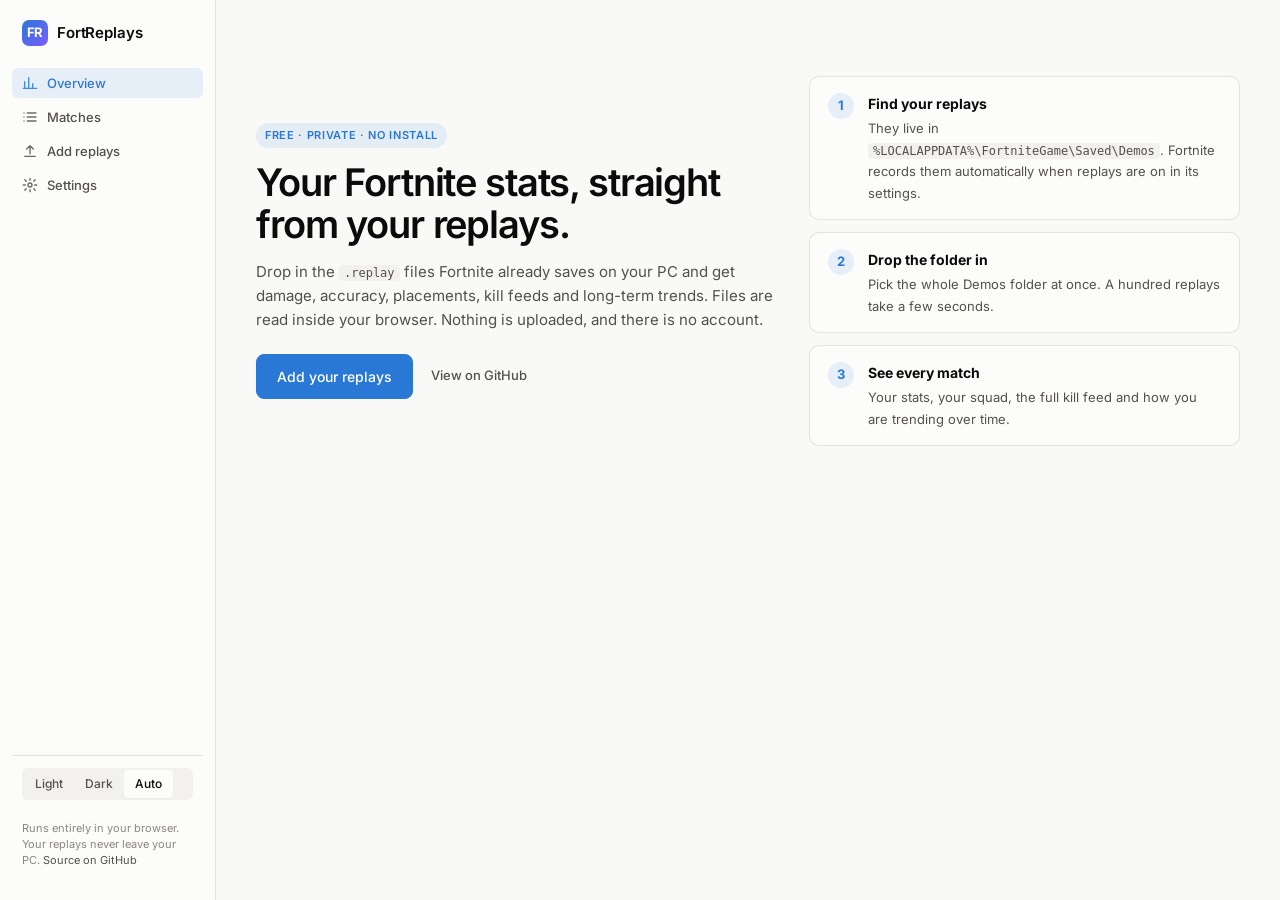
<file: docs/index.html>
<!doctype html>
<html lang="en">
<head>
<meta charset="utf-8">
<meta name="viewport" content="width=device-width, initial-scale=1">
<title>FortReplays: Fortnite replay stats</title>
<meta name="description" content="Free Fortnite replay stats in your browser. Drop in your .replay files to see damage, accuracy, placements, kill feeds and trends. Nothing is uploaded.">
<meta name="theme-color" content="#2a78d6">
<meta property="og:type" content="website">
<meta property="og:title" content="FortReplays: Fortnite replay stats">
<meta property="og:description" content="Free Fortnite replay stats in your browser. Drop in your .replay files to see damage, accuracy, placements, kill feeds and trends. Nothing is uploaded.">
<meta property="og:url" content="https://fwsoapy.github.io/fortreplays/">
<meta property="og:image" content="https://fwsoapy.github.io/fortreplays/og.png">
<meta property="og:image:width" content="1280">
<meta property="og:image:height" content="640">
<meta name="twitter:card" content="summary_large_image">
<meta name="twitter:title" content="FortReplays: Fortnite replay stats">
<meta name="twitter:description" content="Free Fortnite replay stats in your browser. Drop in your .replay files to see damage, accuracy, placements, kill feeds and trends. Nothing is uploaded.">
<meta name="twitter:image" content="https://fwsoapy.github.io/fortreplays/og.png">
<link rel="icon" href="data:image/svg+xml,%3Csvg xmlns='http://www.w3.org/2000/svg' viewBox='0 0 64 64'%3E%3Cdefs%3E%3ClinearGradient id='g' x1='0' y1='0' x2='1' y2='1'%3E%3Cstop offset='0' stop-color='%232a78d6'/%3E%3Cstop offset='1' stop-color='%237b5cff'/%3E%3C/linearGradient%3E%3C/defs%3E%3Crect width='64' height='64' rx='14' fill='url(%23g)'/%3E%3Cpath d='M18 46V18h22v7H26v5h12v7H26v9z' fill='%23fff'/%3E%3Ccircle cx='45' cy='42' r='5' fill='%23fff'/%3E%3C/svg%3E">
<script>
  // Applied before first paint so the page never flashes the wrong theme.
  (function () {
    try {
      var saved = localStorage.getItem("fr.theme");
      if (saved === "light" || saved === "dark") document.documentElement.setAttribute("data-theme", saved);
    } catch (e) {}
  })();
</script>
<style>
/* FortReplays design system
   Neutral product-dashboard styling. Chart colours come from the validated
   reference palette; only slots 1-3 are used, which clear the all-pairs gates
   in both light and dark. */

/* Bundled locally, so the app never reaches the network at runtime. */
@font-face {
  font-family: "Inter";
  src: url("[data-uri]") format("woff2");
  font-weight: 100 900;
  font-style: normal;
  font-display: swap;
}

:root {
  color-scheme: light;

  --page:            #f9f9f7;
  --surface:         #fcfcfb;
  --surface-sunken:  #f2f1ee;
  --text-primary:    #0b0b0b;
  --text-secondary:  #52514e;
  --text-muted:      #898781;
  --border:          rgba(11, 11, 11, 0.10);
  --border-strong:   #c3c2b7;
  --grid:            #e1e0d9;

  --series-1:        #2a78d6;
  --series-2:        #eb6834;
  --series-3:        #1baf7a;
  --series-1-wash:   rgba(42, 120, 214, 0.10);
  --good:            #006300;
  --critical:        #d03b3b;

  --accent:          #2a78d6;
  --accent-quiet:    rgba(42, 120, 214, 0.10);

  --radius:   10px;
  --radius-sm: 6px;
  --shadow:   0 1px 2px rgba(11, 11, 11, 0.04);

  --font: "Inter", system-ui, -apple-system, "Segoe UI", sans-serif;

  --ease: cubic-bezier(0.22, 0.7, 0.3, 1);
}

:root[data-theme="dark"] {
  color-scheme: dark;

  --page:            #0d0d0d;
  --surface:         #1a1a19;
  --surface-sunken:  #141413;
  /* Not pure white: #fff on near-black blooms and reads as a glow. */
  --text-primary:    #eceae6;
  --text-secondary:  #c3c2b7;
  --text-muted:      #898781;
  --border:          rgba(255, 255, 255, 0.10);
  --border-strong:   #383835;
  --grid:            #2c2c2a;

  --series-1:        #3987e5;
  --series-2:        #d95926;
  --series-3:        #199e70;
  --series-1-wash:   rgba(57, 135, 229, 0.12);
  --good:            #0ca30c;
  --critical:        #d03b3b;

  --accent:          #3987e5;
  --accent-quiet:    rgba(57, 135, 229, 0.14);
  --shadow:          none;
}

@media (prefers-color-scheme: dark) {
  :root:not([data-theme="light"]) {
    color-scheme: dark;
    --page:            #0d0d0d;
    --surface:         #1a1a19;
    --surface-sunken:  #141413;
    /* Not pure white: #fff on near-black blooms and reads as a glow. */
    --text-primary:    #eceae6;
    --text-secondary:  #c3c2b7;
    --text-muted:      #898781;
    --border:          rgba(255, 255, 255, 0.10);
    --border-strong:   #383835;
    --grid:            #2c2c2a;
    --series-1:        #3987e5;
    --series-2:        #d95926;
    --series-3:        #199e70;
    --series-1-wash:   rgba(57, 135, 229, 0.12);
    --good:            #0ca30c;
    --accent:          #3987e5;
    --accent-quiet:    rgba(57, 135, 229, 0.14);
    --shadow:          none;
  }
}

* { box-sizing: border-box; }

body {
  margin: 0;
  font-family: var(--font);
  font-size: 14px;
  line-height: 1.5;
  color: var(--text-primary);
  background: var(--page);
}

h1, h2, h3 { margin: 0; font-weight: 600; letter-spacing: -0.01em; }
h1 { font-size: 20px; }
h2 { font-size: 15px; }
h3 { font-size: 13px; }
a { color: var(--accent); text-decoration: none; }
a:hover { text-decoration: underline; }

/* ---------- layout ---------- */

.app { display: grid; grid-template-columns: 216px 1fr; min-height: 100vh; }

.sidebar {
  position: sticky;
  top: 0;
  align-self: start;
  height: 100vh;
  padding: 20px 12px;
  border-right: 1px solid var(--border);
  background: var(--surface);
  display: flex;
  flex-direction: column;
  gap: 4px;
}

.brand {
  display: flex;
  align-items: baseline;
  gap: 7px;
  padding: 0 10px 18px;
}
.brand strong { font-size: 15px; font-weight: 600; letter-spacing: -0.01em; }
.brand span { font-size: 11px; color: var(--text-muted); }

.nav-item {
  display: flex;
  align-items: center;
  justify-content: space-between;
  gap: 8px;
  padding: 7px 10px;
  border-radius: var(--radius-sm);
  color: var(--text-secondary);
  font-size: 13px;
  font-weight: 500;
  cursor: pointer;
  border: none;
  background: none;
  width: 100%;
  text-align: left;
  font-family: inherit;
}
.nav-item:hover { background: var(--surface-sunken); color: var(--text-primary); }
.nav-item[aria-current="page"] { background: var(--accent-quiet); color: var(--accent); }
.nav-item .count { font-size: 11px; color: var(--text-muted); font-variant-numeric: tabular-nums; }

.sidebar-foot { margin-top: auto; padding: 12px 10px 0; border-top: 1px solid var(--border); }

.main { padding: 28px 32px 64px; max-width: 1280px; }

.view-head {
  display: flex;
  align-items: flex-start;
  justify-content: space-between;
  gap: 20px;
  flex-wrap: wrap;
  margin-bottom: 20px;
}
.view-head p { margin: 4px 0 0; color: var(--text-secondary); font-size: 13px; }

/* ---------- controls ---------- */

.filters {
  display: flex;
  align-items: center;
  gap: 8px;
  flex-wrap: wrap;
  padding: 10px 12px;
  margin-bottom: 20px;
  background: var(--surface);
  border: 1px solid var(--border);
  border-radius: var(--radius);
}
.filters .spacer { flex: 1; }
.filter-label { font-size: 12px; color: var(--text-muted); margin-right: 2px; }

.segmented { display: inline-flex; background: var(--surface-sunken); border-radius: var(--radius-sm); padding: 2px; }
.segmented button {
  border: none;
  background: none;
  font: inherit;
  font-size: 12px;
  font-weight: 500;
  color: var(--text-secondary);
  padding: 5px 11px;
  border-radius: 4px;
  cursor: pointer;
}
.segmented button[aria-pressed="true"] {
  background: var(--surface);
  color: var(--text-primary);
  box-shadow: var(--shadow);
}

button.btn {
  font: inherit;
  font-size: 13px;
  font-weight: 500;
  padding: 7px 13px;
  border-radius: var(--radius-sm);
  border: 1px solid var(--border-strong);
  background: var(--surface);
  color: var(--text-primary);
  cursor: pointer;
}
button.btn:hover { background: var(--surface-sunken); }
button.btn.primary { background: var(--accent); border-color: var(--accent); color: #fff; }
button.btn.primary:hover { filter: brightness(1.07); }
button.btn.quiet { border-color: transparent; color: var(--text-secondary); }
button.btn:disabled { opacity: 0.5; cursor: default; }
button.btn.danger { color: var(--critical); border-color: var(--border-strong); }

input[type="text"], input[type="date"], select {
  font: inherit;
  font-size: 13px;
  padding: 6px 9px;
  border-radius: var(--radius-sm);
  border: 1px solid var(--border-strong);
  background: var(--surface);
  color: var(--text-primary);
}
input[type="text"]:focus, input[type="date"]:focus, select:focus {
  outline: 2px solid var(--accent);
  outline-offset: -1px;
}
.check { display: inline-flex; align-items: center; gap: 6px; font-size: 12px; color: var(--text-secondary); cursor: pointer; }

/* ---------- cards & tiles ---------- */

.card {
  background: var(--surface);
  border: 1px solid var(--border);
  border-radius: var(--radius);
  padding: 16px 18px;
  box-shadow: var(--shadow);
}
.card-head { display: flex; align-items: baseline; justify-content: space-between; gap: 12px; margin-bottom: 14px; }
.card-head p { margin: 2px 0 0; font-size: 12px; color: var(--text-muted); }

.hero { display: flex; align-items: flex-end; gap: 28px; flex-wrap: wrap; }
.hero-figure { font-size: 52px; font-weight: 600; line-height: 1; letter-spacing: -0.03em; }
.hero-label { font-size: 13px; color: var(--text-secondary); margin-bottom: 6px; }
.hero-side { display: flex; gap: 28px; padding-bottom: 4px; }
.hero-side div span { display: block; font-size: 12px; color: var(--text-muted); }
.hero-side div strong { font-size: 19px; font-weight: 600; }

.tiles {
  display: grid;
  grid-template-columns: repeat(auto-fill, minmax(168px, 1fr));
  gap: 10px;
  margin: 16px 0 22px;
}
.tile {
  background: var(--surface);
  border: 1px solid var(--border);
  border-radius: var(--radius);
  padding: 13px 15px;
}
.tile .label { font-size: 12px; color: var(--text-muted); }
.tile .value { font-size: 22px; font-weight: 600; letter-spacing: -0.02em; margin-top: 3px; }
.tile .sub { font-size: 11px; color: var(--text-muted); margin-top: 2px; }

.grid-2 { display: grid; grid-template-columns: repeat(auto-fit, minmax(380px, 1fr)); gap: 14px; margin-bottom: 14px; }
.grid-3 { display: grid; grid-template-columns: repeat(auto-fit, minmax(260px, 1fr)); gap: 14px; margin-bottom: 14px; }

/* ---------- tables ---------- */

.table-wrap { overflow-x: auto; border: 1px solid var(--border); border-radius: var(--radius); background: var(--surface); }
table { border-collapse: collapse; width: 100%; font-size: 13px; }
thead th {
  text-align: left;
  font-size: 11px;
  font-weight: 600;
  text-transform: uppercase;
  letter-spacing: 0.04em;
  color: var(--text-muted);
  padding: 10px 12px;
  border-bottom: 1px solid var(--border);
  white-space: nowrap;
  background: var(--surface);
  position: sticky;
  top: 0;
}
thead th.sortable { cursor: pointer; user-select: none; }
thead th.sortable:hover { color: var(--text-primary); }
thead th .arrow { opacity: 0.55; font-size: 9px; }
tbody td { padding: 9px 12px; border-bottom: 1px solid var(--border); white-space: nowrap; }
tbody tr:last-child td { border-bottom: none; }
tbody tr.clickable { cursor: pointer; }
tbody tr.clickable:hover { background: var(--surface-sunken); }
tbody tr.dim td { color: var(--text-muted); }
tbody tr.is-me td { background: var(--accent-quiet); }
tbody tr.is-me td:first-child { box-shadow: inset 2px 0 0 var(--accent); }
tbody tr.is-squad td:first-child { box-shadow: inset 2px 0 0 var(--series-3); }

/* Compact drop target that sits inside the squad card. */
.add-replay {
  display: block;
  margin-top: 14px;
  padding: 16px 18px;
  border: 1.5px dashed var(--border-strong);
  border-radius: var(--radius);
  text-align: center;
  color: var(--text-secondary);
  font-size: 13px;
  transition: background 0.16s var(--ease), border-color 0.16s var(--ease);
}
.add-replay strong { display: block; color: var(--text-primary); font-size: 14px; margin-bottom: 3px; }
.add-replay.over { border-color: var(--accent); background: var(--accent-quiet); }

tbody tr.total-row td {
  border-top: 1px solid var(--border-strong);
  background: var(--surface-sunken);
  font-weight: 600;
}

.limited-banner {
  border: 1px solid var(--series-2);
  border-left-width: 3px;
  border-radius: var(--radius-sm);
  background: var(--surface);
  padding: 11px 14px;
  margin-bottom: 18px;
  font-size: 13px;
  color: var(--text-secondary);
  line-height: 1.5;
}
.limited-banner strong { color: var(--text-primary); }
.limited-banner code {
  font-family: ui-monospace, "Cascadia Mono", Consolas, monospace;
  font-size: 12px;
  background: var(--surface-sunken);
  padding: 1px 5px;
  border-radius: 4px;
}

.suggestions { margin-top: 14px; border-top: 1px solid var(--border); padding-top: 12px; }
.suggestions-head {
  font-size: 11px;
  font-weight: 600;
  text-transform: uppercase;
  letter-spacing: 0.04em;
  color: var(--text-muted);
  margin-bottom: 8px;
}
.suggestion {
  display: flex;
  align-items: center;
  justify-content: space-between;
  gap: 12px;
  padding: 7px 0;
  border-bottom: 1px solid var(--border);
}
.suggestion:last-child { border-bottom: none; }
td.num, th.num { text-align: right; font-variant-numeric: tabular-nums; }

/* Two-line table cell: the value you scan for, with quieter context beneath. */
.stack { display: flex; flex-direction: column; line-height: 1.25; }
.stack strong { font-weight: 600; }
.stack span { font-size: 11px; color: var(--text-muted); }

/* A table cell that acts as a button without looking like one. */
button.linklike {
  border: none;
  background: none;
  padding: 0;
  font: inherit;
  color: inherit;
  text-align: left;
  cursor: pointer;
  border-radius: 4px;
}
button.linklike:hover strong { text-decoration: underline; }

.copy-row { display: flex; align-items: center; gap: 8px; flex-wrap: wrap; }
.copy-row code {
  font-family: ui-monospace, "Cascadia Mono", Consolas, monospace;
  font-size: 12px;
  background: var(--surface-sunken);
  border: 1px solid var(--border);
  border-radius: var(--radius-sm);
  padding: 7px 10px;
  overflow-x: auto;
  white-space: nowrap;
}

.tag {
  display: inline-block;
  font-size: 10px;
  font-weight: 600;
  text-transform: uppercase;
  letter-spacing: 0.04em;
  padding: 2px 6px;
  border-radius: 4px;
  background: var(--surface-sunken);
  color: var(--text-muted);
  border: 1px solid var(--border);
}
.tag.win { color: var(--good); border-color: currentColor; background: none; }

/* ---------- charts ---------- */

.chart { width: 100%; position: relative; }
.chart svg { display: block; width: 100%; overflow: visible; }
.chart text { font-family: var(--font); }
.axis-text { font-size: 11px; fill: var(--text-muted); font-variant-numeric: tabular-nums; }
.grid-line { stroke: var(--grid); stroke-width: 1; }
.axis-line { stroke: var(--border-strong); stroke-width: 1; }

.legend { display: flex; gap: 16px; flex-wrap: wrap; font-size: 12px; color: var(--text-secondary); margin-bottom: 10px; }
.legend .key { display: inline-flex; align-items: center; gap: 6px; }
.legend .swatch { width: 10px; height: 10px; border-radius: 3px; display: inline-block; }
.legend .swatch.line { height: 2px; border-radius: 1px; width: 14px; }

.tooltip {
  position: absolute;
  pointer-events: none;
  z-index: 20;
  background: var(--surface);
  border: 1px solid var(--border-strong);
  border-radius: var(--radius-sm);
  padding: 8px 10px;
  font-size: 12px;
  box-shadow: 0 4px 14px rgba(0, 0, 0, 0.13);
  white-space: nowrap;
  opacity: 0;
  transition: opacity 0.1s;
}
.tooltip.show { opacity: 1; }
.tooltip .tt-title { font-weight: 600; margin-bottom: 4px; }
.tooltip .tt-row { display: flex; justify-content: space-between; gap: 14px; color: var(--text-secondary); }
.tooltip .tt-row strong { color: var(--text-primary); font-variant-numeric: tabular-nums; font-weight: 600; }

/* ---------- import ---------- */

.dropzone {
  border: 1.5px dashed var(--border-strong);
  border-radius: var(--radius);
  padding: 40px 20px;
  text-align: center;
  color: var(--text-secondary);
  background: var(--surface);
  transition: background 0.12s, border-color 0.12s;
}
.dropzone.over { border-color: var(--accent); background: var(--accent-quiet); }
.dropzone strong { display: block; font-size: 15px; color: var(--text-primary); margin-bottom: 4px; }

.progress { height: 5px; border-radius: 3px; background: var(--surface-sunken); overflow: hidden; margin-top: 14px; }
.progress > div { height: 100%; background: var(--accent); width: 0; transition: width 0.15s; }

.log { font-size: 12px; max-height: 300px; overflow-y: auto; margin-top: 14px; }
.log div { padding: 5px 0; border-bottom: 1px solid var(--border); display: flex; justify-content: space-between; gap: 12px; }
.log div:last-child { border-bottom: none; }
.log .ok { color: var(--good); }
.log .warn { color: var(--text-muted); }
.log .err { color: var(--critical); }

/* ---------- misc ---------- */

.empty { text-align: center; padding: 56px 20px; color: var(--text-secondary); }
.empty h2 { margin-bottom: 6px; }

.note {
  font-size: 12px;
  color: var(--text-secondary);
  background: var(--surface-sunken);
  border: 1px solid var(--border);
  border-radius: var(--radius-sm);
  padding: 9px 12px;
}

.field { margin-bottom: 16px; }
.field label { display: block; font-size: 12px; font-weight: 600; margin-bottom: 5px; }
.field .hint { font-size: 12px; color: var(--text-muted); margin-top: 5px; }
.field input[type="text"] { width: 100%; max-width: 560px; }

.kv { display: grid; grid-template-columns: auto 1fr; gap: 6px 18px; font-size: 13px; }
.kv dt { color: var(--text-muted); }
.kv dd { margin: 0; font-variant-numeric: tabular-nums; }

.spinner {
  width: 14px; height: 14px;
  border: 2px solid var(--border-strong);
  border-top-color: var(--accent);
  border-radius: 50%;
  display: inline-block;
  animation: spin 0.7s linear infinite;
}
@keyframes spin { to { transform: rotate(360deg); } }

.toast {
  position: fixed;
  bottom: 22px; left: 50%;
  transform: translateX(-50%);
  background: var(--text-primary);
  color: var(--surface);
  padding: 9px 16px;
  border-radius: 999px;
  font-size: 13px;
  z-index: 60;
  opacity: 0;
  pointer-events: none;
  transition: opacity 0.2s;
}
.toast.show { opacity: 1; }

/* ---------- motion ----------
   Restrained on purpose: a short fade-and-rise when a view swaps, marks that
   grow in once, and small state transitions. Nothing loops, nothing bounces. */

@keyframes viewIn {
  from { opacity: 0; transform: translateY(6px); }
  to   { opacity: 1; transform: none; }
}
@keyframes barGrow {
  from { transform: scaleY(0); }
  to   { transform: scaleY(1); }
}
@keyframes barGrowH {
  from { transform: scaleX(0); }
  to   { transform: scaleX(1); }
}
@keyframes drawLine {
  from { stroke-dashoffset: var(--dash, 1200); }
  to   { stroke-dashoffset: 0; }
}
@keyframes fadeIn {
  from { opacity: 0; }
  to   { opacity: 1; }
}

.main > * { animation: viewIn 0.28s var(--ease) backwards; }
.main > *:nth-child(2) { animation-delay: 0.03s; }
.main > *:nth-child(3) { animation-delay: 0.06s; }
.main > *:nth-child(4) { animation-delay: 0.09s; }
.main > *:nth-child(n + 5) { animation-delay: 0.11s; }

.chart path.bar {
  transform-box: fill-box;
  transform-origin: bottom;
  animation: barGrow 0.4s var(--ease) backwards;
}
.chart path.bar-h {
  transform-box: fill-box;
  transform-origin: left center;
  animation: barGrowH 0.42s var(--ease) backwards;
}
.chart polyline.series {
  animation: drawLine 0.7s var(--ease) backwards;
}
.chart .area-fill,
.chart text.value-label { animation: fadeIn 0.5s var(--ease) 0.25s backwards; }

.tile, .card { transition: border-color 0.16s var(--ease), transform 0.16s var(--ease), box-shadow 0.16s var(--ease); }
.tile:hover { border-color: var(--border-strong); transform: translateY(-1px); }
.nav-item { transition: background 0.14s var(--ease), color 0.14s var(--ease); }
button.btn { transition: background 0.14s var(--ease), border-color 0.14s var(--ease), transform 0.1s var(--ease); }
button.btn:active { transform: translateY(1px); }
.segmented button { transition: background 0.16s var(--ease), color 0.16s var(--ease); }
tbody tr { transition: background 0.12s var(--ease); }
.dropzone { transition: background 0.16s var(--ease), border-color 0.16s var(--ease), transform 0.16s var(--ease); }
.dropzone.over { transform: scale(1.005); }
.log div { animation: viewIn 0.24s var(--ease) backwards; }

@media (prefers-reduced-motion: reduce) {
  *, *::before, *::after {
    animation-duration: 0.001ms !important;
    animation-delay: 0ms !important;
    transition-duration: 0.001ms !important;
  }
}

@media (max-width: 860px) {
  .app { grid-template-columns: 1fr; }
  .sidebar { position: static; height: auto; flex-direction: row; flex-wrap: wrap; align-items: center; }
  .brand { padding: 0 10px 0 0; }
  .sidebar-foot { margin: 0 0 0 auto; border: none; padding: 0; }
  .main { padding: 20px 16px 48px; }
  .hero-figure { font-size: 40px; }
}

/* Additions for the website build: Overview, kill feed, filters, onboarding.
   Appended after web/styles.css, so it reuses every token defined there. */

:root { --win: #1baf7a; --win-wash: rgba(27, 175, 122, 0.12); }
:root[data-theme="dark"] { --win: #22c08a; --win-wash: rgba(34, 192, 138, 0.14); }
@media (prefers-color-scheme: dark) {
  :root:not([data-theme="light"]) { --win: #22c08a; --win-wash: rgba(34, 192, 138, 0.14); }
}

/* ---------- sidebar ---------- */

.brand { align-items: center; gap: 9px; }
.brand .brand-mark {
  width: 26px; height: 26px; border-radius: 7px; flex: none;
  display: grid; place-items: center;
  background: linear-gradient(135deg, var(--series-1), #7b5cff);
  color: #fff; font-weight: 700; font-size: 13px; letter-spacing: -0.04em;
}
.nav-item .nav-label { display: inline-flex; align-items: center; gap: 9px; }
.nav-item svg { width: 16px; height: 16px; flex: none; opacity: 0.85; }
.sidebar-foot { display: grid; gap: 10px; }
.privacy { font-size: 11px; color: var(--text-muted); line-height: 1.45; }
.privacy a { color: var(--text-secondary); }

/* Grid children default to min-width: auto, so one wide table would stretch
   the whole page past the screen. Let them shrink and scroll inside instead. */
.main, .card, .grid-2 > *, .grid-3 > * { min-width: 0; }

/* ---------- shared bits ---------- */

.muted { color: var(--text-muted); }
.muted-text { color: var(--text-secondary); font-size: 13px; margin: 0 0 10px; }
.spaced { margin-bottom: 14px; }
.top-gap { margin-top: 12px; }
.section-title { margin: 4px 0 10px; }
.button-row { display: flex; gap: 8px; flex-wrap: wrap; margin-top: 10px; }
.head-controls { display: flex; align-items: center; gap: 8px; flex-wrap: wrap; }
.empty-cell { text-align: center; color: var(--text-muted); padding: 24px !important; }
code {
  font-family: ui-monospace, "Cascadia Mono", Consolas, monospace;
  font-size: 12px; background: var(--surface-sunken); padding: 1px 5px; border-radius: 4px;
}
.copy-row code { padding: 7px 10px; }

.tile.good .value { color: var(--win); }
.place { font-weight: 600; font-variant-numeric: tabular-nums; }
.place.top10 { color: var(--accent); }
.tag.win { color: var(--win); }
tbody tr.is-win td:first-child { box-shadow: inset 2px 0 0 var(--win); }

button.btn.big { padding: 11px 20px; font-size: 14px; border-radius: 8px; }
button.btn.quiet.danger { color: var(--critical); }
button.btn.back { padding-left: 0; margin-bottom: 6px; }
.btn-link { font-size: 13px; font-weight: 500; color: var(--text-secondary); }
.icon-btn {
  border: none; background: none; cursor: pointer; font-size: 18px; line-height: 1;
  color: var(--text-muted); padding: 2px 8px; border-radius: 4px;
}
.icon-btn:hover { color: var(--critical); background: var(--surface-sunken); }
button:focus-visible, [tabindex]:focus-visible, select:focus-visible, a:focus-visible {
  outline: 2px solid var(--accent); outline-offset: 2px;
}
.segmented button:disabled { opacity: 0.45; cursor: default; }

input[type="search"] {
  font: inherit; font-size: 13px; padding: 6px 10px; min-width: 260px; flex: 1 1 260px; max-width: 380px;
  border-radius: var(--radius-sm); border: 1px solid var(--border-strong);
  background: var(--surface); color: var(--text-primary);
}
input[type="search"]:focus { outline: 2px solid var(--accent); outline-offset: -1px; }
input[type="password"] {
  font: inherit; font-size: 13px; padding: 6px 9px; width: 100%; max-width: 560px;
  border-radius: var(--radius-sm); border: 1px solid var(--border-strong);
  background: var(--surface); color: var(--text-primary);
}

.table-wrap.flat { border: none; border-radius: 0; }
.table-wrap.flat thead th { background: transparent; }

/* ---------- onboarding ---------- */

.onboard {
  display: grid; grid-template-columns: 1.2fr 1fr; gap: 36px; align-items: center;
  padding: 48px 8px 24px; max-width: 1080px;
}
.eyebrow {
  display: inline-block; font-size: 11px; font-weight: 600; letter-spacing: 0.06em; text-transform: uppercase;
  color: var(--accent); background: var(--accent-quiet); padding: 4px 9px; border-radius: 999px; margin-bottom: 14px;
}
.onboard h1 { font-size: 38px; line-height: 1.1; letter-spacing: -0.03em; margin-bottom: 14px; }
.onboard p { color: var(--text-secondary); font-size: 15px; line-height: 1.6; margin: 0 0 22px; max-width: 560px; }
.onboard-actions { display: flex; align-items: center; gap: 18px; flex-wrap: wrap; }
.steps { list-style: none; margin: 0; padding: 0; display: grid; gap: 12px; counter-reset: step; }
.steps li {
  counter-increment: step; position: relative; padding: 16px 18px 16px 58px;
  background: var(--surface); border: 1px solid var(--border); border-radius: var(--radius);
}
.steps li::before {
  content: counter(step); position: absolute; left: 18px; top: 16px;
  width: 26px; height: 26px; border-radius: 50%; display: grid; place-items: center;
  background: var(--accent-quiet); color: var(--accent); font-weight: 700; font-size: 13px;
}
.steps strong { display: block; margin-bottom: 3px; }
.steps span { color: var(--text-secondary); font-size: 13px; }

/* ---------- charts ---------- */

.chart-card { margin-bottom: 14px; }
.chart svg { cursor: pointer; }
.chart path.bar { fill: var(--series-1); }
.chart path.bar.win { fill: var(--win); }
.chart circle.dot { fill: var(--series-1); }
.chart circle.dot.win { fill: var(--win); stroke: var(--surface); stroke-width: 2; }
.chart .hover-line { stroke: var(--border-strong); stroke-width: 1; stroke-dasharray: 3 3; opacity: 0; }
.chart polyline.series { opacity: 0.7; }

/* ---------- overview ---------- */

.records { display: grid; gap: 2px; }
.record {
  display: grid; grid-template-columns: 1fr auto; gap: 0 12px; text-align: left;
  border: none; background: none; font: inherit; color: inherit; cursor: pointer;
  padding: 9px 10px; border-radius: var(--radius-sm);
}
.record:hover { background: var(--surface-sunken); }
.record span { color: var(--text-secondary); font-size: 13px; }
.record strong { font-size: 16px; font-variant-numeric: tabular-nums; grid-row: span 2; align-self: center; }
.record em { font-style: normal; font-size: 11px; color: var(--text-muted); }

/* ---------- match ---------- */

.pager { display: inline-flex; gap: 6px; }
.result-banner {
  display: flex; align-items: center; gap: 16px; padding: 14px 18px; margin-bottom: 18px;
  border: 1px solid var(--border); border-radius: var(--radius); background: var(--surface);
}
.result-banner strong { display: block; font-size: 15px; }
.result-banner span { font-size: 13px; color: var(--text-secondary); }
.result-place { font-size: 34px; font-weight: 700; letter-spacing: -0.03em; font-variant-numeric: tabular-nums; min-width: 64px; }
.result-banner.win { border-color: var(--win); background: var(--win-wash); }
.result-banner.win .result-place { color: var(--win); }
.result-banner.top10 .result-place { color: var(--accent); }

.feed { list-style: none; margin: 0; padding: 0; max-height: 460px; overflow-y: auto; font-size: 13px; }
.feed li {
  display: grid; grid-template-columns: 46px 18px 1fr auto; align-items: baseline; gap: 8px;
  padding: 7px 8px; border-bottom: 1px solid var(--border); border-radius: 4px;
}
.feed li:last-child { border-bottom: none; }
.feed time { color: var(--text-muted); font-variant-numeric: tabular-nums; font-size: 12px; }
.feed-icon { color: var(--text-muted); font-size: 11px; }
.feed li.knock .feed-icon { color: var(--series-2); }
.feed-meta { color: var(--text-muted); font-size: 12px; white-space: nowrap; }
.feed li.mine { background: var(--accent-quiet); }
.feed li.squad { background: var(--win-wash); }
.feed li.died { background: rgba(208, 59, 59, 0.08); }
.who { font-weight: 600; }
.who.me { color: var(--accent); }
.who.squad { color: var(--win); }

/* ---------- import ---------- */

.dropzone { cursor: pointer; padding: 36px 20px; }
.drop-icon { font-size: 28px; color: var(--accent); margin-bottom: 6px; }
.drop-actions { display: flex; justify-content: center; gap: 8px; margin-top: 16px; flex-wrap: wrap; }
.import-summary {
  display: flex; align-items: center; gap: 16px; flex-wrap: wrap; margin-top: 14px; font-size: 13px;
}
.import-summary .ok { color: var(--good); font-weight: 600; }
.import-summary .warn { color: var(--text-muted); }
.import-summary .err { color: var(--critical); font-weight: 600; }
.import-summary .btn { margin-left: auto; }
.facts { margin: 0; padding-left: 18px; display: grid; gap: 8px; color: var(--text-secondary); font-size: 13px; }
.facts strong { color: var(--text-primary); }

@media (max-width: 860px) {
  .app { grid-template-columns: minmax(0, 1fr); }
  .sidebar { gap: 2px; padding: 10px 12px; }
  .brand { width: 100%; padding-bottom: 6px; }
  .sidebar-foot { display: none; }
  .view-head { gap: 12px; }
  .tiles { grid-template-columns: repeat(2, minmax(0, 1fr)); }
  .tile .value { font-size: 19px; }
  .result-place { font-size: 26px; min-width: 48px; }
  .onboard { grid-template-columns: 1fr; padding-top: 16px; gap: 22px; }
  .onboard h1 { font-size: 28px; }
  .nav-item { width: auto; }
  .nav-item svg { display: none; }
  .privacy { display: none; }
  .grid-2 { grid-template-columns: 1fr; }
  input[type="search"] { min-width: 0; max-width: none; }
  .feed li { grid-template-columns: 40px 14px 1fr; }
  .feed-meta { grid-column: 3; }
}


</style>
</head>
<body>
  <div class="app">
    <nav class="sidebar" aria-label="Main">
      <div class="brand"><span class="brand-mark">FR</span><strong>FortReplays</strong></div>
      <button class="nav-item" data-route="overview"><span class="nav-label"><svg viewBox="0 0 24 24" fill="none" stroke="currentColor" stroke-width="2" stroke-linecap="round"><path d="M4 20V10M10 20V4M16 20v-7M22 20H2"/></svg>Overview</span></button>
      <button class="nav-item" data-route="matches"><span class="nav-label"><svg viewBox="0 0 24 24" fill="none" stroke="currentColor" stroke-width="2" stroke-linecap="round"><path d="M8 6h13M8 12h13M8 18h13M3 6h.01M3 12h.01M3 18h.01"/></svg>Matches</span><span class="count" id="nav-match-count"></span></button>
      <button class="nav-item" data-route="import"><span class="nav-label"><svg viewBox="0 0 24 24" fill="none" stroke="currentColor" stroke-width="2" stroke-linecap="round" stroke-linejoin="round"><path d="M12 16V4M7 9l5-5 5 5M4 20h16"/></svg>Add replays</span></button>
      <button class="nav-item" data-route="settings"><span class="nav-label"><svg viewBox="0 0 24 24" fill="none" stroke="currentColor" stroke-width="2" stroke-linecap="round"><circle cx="12" cy="12" r="3"/><path d="M12 2v3M12 19v3M4.2 4.2l2.1 2.1M17.7 17.7l2.1 2.1M2 12h3M19 12h3M4.2 19.8l2.1-2.1M17.7 6.3l2.1-2.1"/></svg>Settings</span></button>
      <div class="sidebar-foot">
        <div class="segmented" role="group" aria-label="Theme">
          <button data-theme-set="light">Light</button>
          <button data-theme-set="dark">Dark</button>
          <button data-theme-set="system">Auto</button>
        </div>
        <p class="privacy">Runs entirely in your browser. Your replays never leave your PC.
          <a href="https://github.com/fwsoapy/fortreplays" target="_blank" rel="noopener">Source on GitHub</a></p>
      </div>
    </nav>
    <main class="main" id="view"><div class="empty"><span class="spinner"></span></div></main>
  </div>
  <div class="toast" id="toast" role="status" aria-live="polite"></div>
<script>
/* ===== standalone/replay.js ===== */
/* Fortnite .replay parsing, in the browser.
 *
 * A direct port of the Python parser: AES-256-ECB decryption, the Unreal binary
 * reader, and the event chunks that carry match results. No dependencies, so
 * the whole thing runs from a file:// page with nothing installed.
 */

/* ---------------------------------------------------------------- AES-256 */

const SBOX = (() => {
  const hex =
    "637c777bf26b6fc53001672bfed7ab76ca82c97dfa5947f0add4a2af9ca472c0" +
    "b7fd9326363ff7cc34a5e5f171d8311504c723c31896059a071280e2eb27b275" +
    "09832c1a1b6e5aa0523bd6b329e32f8453d100ed20fcb15b6acbbe394a4c58cf" +
    "d0efaafb434d338545f9027f503c9fa851a3408f929d38f5bcb6da2110fff3d2" +
    "cd0c13ec5f974417c4a77e3d645d197360814fdc222a908846eeb814de5e0bdb" +
    "e0323a0a4906245cc2d3ac629195e479e7c8376d8dd54ea96c56f4ea657aae08" +
    "ba78252e1ca6b4c6e8dd741f4bbd8b8a703eb5664803f60e613557b986c11d9e" +
    "e1f8981169d98e949b1e87e9ce5528df8ca1890dbfe6426841992d0fb054bb16";
  const out = new Uint8Array(256);
  for (let i = 0; i < 256; i++) out[i] = parseInt(hex.substr(i * 2, 2), 16);
  return out;
})();

const INV_SBOX = (() => {
  const out = new Uint8Array(256);
  for (let i = 0; i < 256; i++) out[SBOX[i]] = i;
  return out;
})();

const RCON = [0x01, 0x02, 0x04, 0x08, 0x10, 0x20, 0x40, 0x80, 0x1b, 0x36, 0x6c];

function gmul(a, b) {
  let result = 0;
  while (b) {
    if (b & 1) result ^= a;
    a = a & 0x80 ? ((a << 1) ^ 0x1b) & 0xff : (a << 1) & 0xff;
    b >>= 1;
  }
  return result;
}

// Td0..Td3 fold InvSubBytes and InvMixColumns into one lookup each.
const [TD0, TD1, TD2, TD3] = (() => {
  const td0 = new Uint32Array(256);
  for (let x = 0; x < 256; x++) {
    const s = INV_SBOX[x];
    td0[x] =
      ((gmul(s, 0x0e) << 24) | (gmul(s, 0x09) << 16) | (gmul(s, 0x0d) << 8) | gmul(s, 0x0b)) >>> 0;
  }
  const rot = (w, n) => ((w >>> n) | (w << (32 - n))) >>> 0;
  const make = (n) => Uint32Array.from(td0, (w) => rot(w, n));
  return [td0, make(8), make(16), make(24)];
})();

function expandKey(key) {
  const nk = 8;
  const nr = 14;
  const w = new Uint32Array(4 * (nr + 1));
  for (let i = 0; i < nk; i++) {
    w[i] = ((key[4 * i] << 24) | (key[4 * i + 1] << 16) | (key[4 * i + 2] << 8) | key[4 * i + 3]) >>> 0;
  }
  for (let i = nk; i < w.length; i++) {
    let t = w[i - 1];
    if (i % nk === 0) {
      t = ((t << 8) | (t >>> 24)) >>> 0;
      t =
        ((SBOX[(t >>> 24) & 0xff] << 24) |
          (SBOX[(t >>> 16) & 0xff] << 16) |
          (SBOX[(t >>> 8) & 0xff] << 8) |
          SBOX[t & 0xff]) >>> 0;
      t = (t ^ (RCON[i / nk - 1] << 24)) >>> 0;
    } else if (i % nk === 4) {
      t =
        ((SBOX[(t >>> 24) & 0xff] << 24) |
          (SBOX[(t >>> 16) & 0xff] << 16) |
          (SBOX[(t >>> 8) & 0xff] << 8) |
          SBOX[t & 0xff]) >>> 0;
    }
    w[i] = (w[i - nk] ^ t) >>> 0;
  }
  return w;
}

/** Key schedule for the equivalent inverse cipher. */
function decryptSchedule(key) {
  const nr = 14;
  const enc = expandKey(key);
  const rk = new Uint32Array(enc.length);
  for (let r = 0; r <= nr; r++) {
    for (let c = 0; c < 4; c++) rk[4 * r + c] = enc[4 * (nr - r) + c];
  }
  for (let i = 4; i < 4 * nr; i++) {
    const w = rk[i];
    rk[i] =
      (TD0[SBOX[(w >>> 24) & 0xff]] ^
        TD1[SBOX[(w >>> 16) & 0xff]] ^
        TD2[SBOX[(w >>> 8) & 0xff]] ^
        TD3[SBOX[w & 0xff]]) >>> 0;
  }
  return rk;
}

function aesDecryptEcb(data, key) {
  const blocks = Math.floor(data.length / 16);
  const out = new Uint8Array(blocks * 16);
  const rk = decryptSchedule(key);
  const nr = 14;

  for (let b = 0; b < blocks; b++) {
    const o = b * 16;
    let s0 = (((data[o] << 24) | (data[o + 1] << 16) | (data[o + 2] << 8) | data[o + 3]) ^ rk[0]) >>> 0;
    let s1 = (((data[o + 4] << 24) | (data[o + 5] << 16) | (data[o + 6] << 8) | data[o + 7]) ^ rk[1]) >>> 0;
    let s2 = (((data[o + 8] << 24) | (data[o + 9] << 16) | (data[o + 10] << 8) | data[o + 11]) ^ rk[2]) >>> 0;
    let s3 = (((data[o + 12] << 24) | (data[o + 13] << 16) | (data[o + 14] << 8) | data[o + 15]) ^ rk[3]) >>> 0;

    let k = 4;
    for (let round = 1; round < nr; round++) {
      const t0 = (TD0[s0 >>> 24] ^ TD1[(s3 >>> 16) & 0xff] ^ TD2[(s2 >>> 8) & 0xff] ^ TD3[s1 & 0xff] ^ rk[k]) >>> 0;
      const t1 = (TD0[s1 >>> 24] ^ TD1[(s0 >>> 16) & 0xff] ^ TD2[(s3 >>> 8) & 0xff] ^ TD3[s2 & 0xff] ^ rk[k + 1]) >>> 0;
      const t2 = (TD0[s2 >>> 24] ^ TD1[(s1 >>> 16) & 0xff] ^ TD2[(s0 >>> 8) & 0xff] ^ TD3[s3 & 0xff] ^ rk[k + 2]) >>> 0;
      const t3 = (TD0[s3 >>> 24] ^ TD1[(s2 >>> 16) & 0xff] ^ TD2[(s1 >>> 8) & 0xff] ^ TD3[s0 & 0xff] ^ rk[k + 3]) >>> 0;
      s0 = t0; s1 = t1; s2 = t2; s3 = t3;
      k += 4;
    }

    out[o] = INV_SBOX[s0 >>> 24] ^ ((rk[k] >>> 24) & 0xff);
    out[o + 1] = INV_SBOX[(s3 >>> 16) & 0xff] ^ ((rk[k] >>> 16) & 0xff);
    out[o + 2] = INV_SBOX[(s2 >>> 8) & 0xff] ^ ((rk[k] >>> 8) & 0xff);
    out[o + 3] = INV_SBOX[s1 & 0xff] ^ (rk[k] & 0xff);
    out[o + 4] = INV_SBOX[s1 >>> 24] ^ ((rk[k + 1] >>> 24) & 0xff);
    out[o + 5] = INV_SBOX[(s0 >>> 16) & 0xff] ^ ((rk[k + 1] >>> 16) & 0xff);
    out[o + 6] = INV_SBOX[(s3 >>> 8) & 0xff] ^ ((rk[k + 1] >>> 8) & 0xff);
    out[o + 7] = INV_SBOX[s2 & 0xff] ^ (rk[k + 1] & 0xff);
    out[o + 8] = INV_SBOX[s2 >>> 24] ^ ((rk[k + 2] >>> 24) & 0xff);
    out[o + 9] = INV_SBOX[(s1 >>> 16) & 0xff] ^ ((rk[k + 2] >>> 16) & 0xff);
    out[o + 10] = INV_SBOX[(s0 >>> 8) & 0xff] ^ ((rk[k + 2] >>> 8) & 0xff);
    out[o + 11] = INV_SBOX[s3 & 0xff] ^ (rk[k + 2] & 0xff);
    out[o + 12] = INV_SBOX[s3 >>> 24] ^ ((rk[k + 3] >>> 24) & 0xff);
    out[o + 13] = INV_SBOX[(s2 >>> 16) & 0xff] ^ ((rk[k + 3] >>> 16) & 0xff);
    out[o + 14] = INV_SBOX[(s1 >>> 8) & 0xff] ^ ((rk[k + 3] >>> 8) & 0xff);
    out[o + 15] = INV_SBOX[s0 & 0xff] ^ (rk[k + 3] & 0xff);
  }
  return out;
}

/** FIPS-197 AES-256 vector. Throws if the implementation is wrong. */
function aesSelfTest() {
  const key = Uint8Array.from(
    "000102030405060708090a0b0c0d0e0f101112131415161718191a1b1c1d1e1f".match(/../g),
    (h) => parseInt(h, 16)
  );
  const cipher = Uint8Array.from("8ea2b7ca516745bfeafc49904b496089".match(/../g), (h) => parseInt(h, 16));
  const want = "00112233445566778899aabbccddeeff";
  const got = [...aesDecryptEcb(cipher, key)].map((b) => b.toString(16).padStart(2, "0")).join("");
  if (got !== want) throw new Error("AES self-test failed: " + got);
}

/* ------------------------------------------------- Unreal binary reading */

const HEX = Array.from({ length: 256 }, (_, i) => i.toString(16).padStart(2, "0"));

class Archive {
  constructor(bytes, engineNetworkVersion = 0) {
    this.bytes = bytes;
    this.view = new DataView(bytes.buffer, bytes.byteOffset, bytes.byteLength);
    this.pos = 0;
    this.engineNetworkVersion = engineNetworkVersion;
  }
  get remaining() {
    return this.bytes.length - this.pos;
  }
  need(n) {
    if (this.pos + n > this.bytes.length) throw new RangeError("read past end of buffer");
  }
  skip(n) {
    this.need(n);
    this.pos += n;
  }
  seek(p) {
    this.pos = p;
  }
  readUint8() {
    this.need(1);
    return this.bytes[this.pos++];
  }
  readUint16() {
    this.need(2);
    const v = this.view.getUint16(this.pos, true);
    this.pos += 2;
    return v;
  }
  readUint32() {
    this.need(4);
    const v = this.view.getUint32(this.pos, true);
    this.pos += 4;
    return v;
  }
  readInt32() {
    this.need(4);
    const v = this.view.getInt32(this.pos, true);
    this.pos += 4;
    return v;
  }
  readFloat() {
    this.need(4);
    const v = this.view.getFloat32(this.pos, true);
    this.pos += 4;
    return v;
  }
  readDouble() {
    this.need(8);
    const v = this.view.getFloat64(this.pos, true);
    this.pos += 8;
    return v;
  }
  readBool32() {
    return this.readUint32() !== 0;
  }
  readBytes(n) {
    this.need(n);
    const out = this.bytes.subarray(this.pos, this.pos + n);
    this.pos += n;
    return out;
  }
  /** FString: length prefixed, negative length means UTF-16, includes a NUL. */
  readString() {
    const length = this.readInt32();
    if (length === 0) return "";
    if (length < 0) {
      const raw = this.readBytes(-length * 2);
      let s = "";
      for (let i = 0; i < raw.length - 2; i += 2) s += String.fromCharCode(raw[i] | (raw[i + 1] << 8));
      return s;
    }
    const raw = this.readBytes(length);
    return new TextDecoder("utf-8").decode(raw.subarray(0, raw.length - 1));
  }
  /** Lower case hex, which is Epic's canonical form for account ids. */
  readGuid(size = 16) {
    const raw = this.readBytes(size);
    let s = "";
    for (let i = 0; i < raw.length; i++) s += HEX[raw[i]];
    return s;
  }
  /** .NET DateTime.FromBinary: top two bits are a kind flag, the rest are ticks. */
  readDateTime() {
    this.need(8);
    const raw = this.view.getBigInt64(this.pos, true);
    this.pos += 8;
    const ticks = raw & 0x3fffffffffffffffn;
    const ms = Number(ticks / 10000n) - 62135596800000;
    const date = new Date(ms);
    return isNaN(date.getTime()) ? null : date;
  }
}

/* ------------------------------------------------------------ the parser */

const FILE_MAGIC = 0x1ca2e27f;
const NETWORK_MAGIC = 0x2cf5a13d;
const CHUNK_HEADER = 0;
const CHUNK_EVENT = 3;

const MODE_BY_ROOT = [
  ["CreativeRoot", "Creative"],
  ["BlitzRoot", "Blitz Royale"],
  ["BRRoot", "Battle Royale"],
  ["STWRoot", "Save the World"],
];

const MAP_NAMES = {
  Hera_V2_Terrain: "Hera",
  Hera_Terrain: "Hera",
  Athena_Empty: "Athena",
  Athena_Terrain: "Athena",
  VKPlay_EmptyOcean_VolumeSupport: "Creative island",
};

const PLAYER_TYPE = { 0x03: "bot", 0x10: "named_bot", 0x11: "player" };

function parseReplay(buffer, fileName) {
  const bytes = new Uint8Array(buffer);
  const ar = new Archive(bytes);

  if (ar.readUint32() !== FILE_MAGIC) throw new Error("That is not a Fortnite replay file.");

  const info = {};
  info.fileVersion = ar.readUint32();
  if (info.fileVersion >= 7) ar.skip(ar.readInt32() * 20);
  info.lengthMs = ar.readUint32();
  ar.readUint32(); // network version
  info.changelist = ar.readUint32();
  info.friendlyName = ar.readString().trim();
  info.isLive = ar.readBool32();
  if (info.fileVersion >= 4) info.recordedAt = ar.readDateTime();
  if (info.fileVersion >= 5) info.isCompressed = ar.readBool32();
  if (info.fileVersion >= 6) {
    info.isEncrypted = ar.readBool32();
    info.key = ar.readBytes(ar.readUint32());
  }
  if (info.isEncrypted && (!info.key || !info.key.length)) {
    throw new Error("This replay is encrypted but carries no key.");
  }

  const header = { engineNetworkVersion: 0, guid: "", branch: "", levelName: "", gameSpecificData: [] };
  const events = [];

  while (ar.remaining >= 8) {
    const chunkType = ar.readUint32();
    const chunkSize = ar.readInt32();
    const offset = ar.pos;
    if (chunkSize <= 0 || offset + chunkSize > bytes.length) break;

    if (chunkType === CHUNK_HEADER) {
      try {
        readHeaderChunk(new Archive(bytes.subarray(offset, offset + chunkSize)), header);
      } catch (e) {
        /* a damaged header costs the mode, nothing else */
      }
    } else if (chunkType === CHUNK_EVENT) {
      try {
        ar.readString(); // event id
        const group = ar.readString();
        const metadata = ar.readString();
        const startTime = ar.readUint32();
        ar.readUint32(); // end time
        const size = ar.readInt32();
        if (size > 0 && size <= chunkSize) {
          events.push({ group, metadata, startTime, offset: ar.pos, size });
        }
      } catch (e) {
        /* skip an unreadable event header */
      }
    }
    ar.seek(offset + chunkSize);
  }

  const payload = (event) => {
    let raw = bytes.subarray(event.offset, event.offset + event.size);
    if (info.isEncrypted) raw = aesDecryptEcb(raw, info.key);
    return new Archive(raw, header.engineNetworkVersion);
  };

  let stats = null;
  let placement = null;
  let totalPlayers = null;
  const eliminations = [];

  for (const event of events) {
    try {
      if (event.metadata === "AthenaMatchStats") {
        const a = payload(event);
        a.skip(4);
        const candidate = {
          accuracy: a.readFloat(),
          assists: a.readUint32(),
          eliminations: a.readUint32(),
          weaponDamage: a.readUint32(),
          otherDamage: a.readUint32(),
          revives: a.readUint32(),
          damageTaken: a.readUint32(),
          damageToStructures: a.readUint32(),
          materialsGathered: a.readUint32(),
          materialsUsed: a.readUint32(),
          totalTraveled: a.readUint32(),
        };
        candidate.totalDamage = candidate.weaponDamage + candidate.otherDamage;
        // Prefer the most populated block: some replays write an empty one first.
        if (!stats || statsWeight(candidate) > statsWeight(stats)) stats = candidate;
      } else if (event.metadata === "AthenaMatchTeamStats") {
        const a = payload(event);
        a.skip(4);
        placement = a.readUint32();
        totalPlayers = a.readUint32();
      } else if (event.group === "playerElim") {
        const elim = parseElimination(payload(event), event.startTime);
        if (elim) eliminations.push(elim);
      }
    } catch (e) {
      /* one unreadable event should not lose the rest of the match */
    }
  }

  // A block of all zeros is a placeholder. One with only damage taken or
  // distance filled in is a real, quiet match and is kept as such.
  const statsEmpty = !stats || statsWeight(stats) === 0;

  return {
    replayId: header.guid || `${info.lengthMs}-${info.recordedAt ? info.recordedAt.getTime() : 0}`,
    fileName,
    recordedAt: info.recordedAt ? info.recordedAt.toISOString() : null,
    lengthMs: info.lengthMs,
    fortniteVersion: (header.branch.match(/\+\+Fortnite\+Release-(\d+\.\d+)/) || [])[1] || "",
    mode: modeFromRoots(header.gameSpecificData),
    mapName: mapNameFrom(header.levelName),
    hasStats: !statsEmpty,
    stats: statsEmpty ? null : stats,
    placement,
    totalPlayers,
    eliminations,
  };
}

/** How many stats fields are filled in. Zero means a placeholder block. */
function statsWeight(s) {
  return [
    s.accuracy,
    s.assists,
    s.eliminations,
    s.totalDamage,
    s.revives,
    s.damageTaken,
    s.damageToStructures,
    s.materialsGathered,
    s.materialsUsed,
    s.totalTraveled > 1000 ? s.totalTraveled : 0, // a few metres is spawning, not playing
  ].filter((v) => v > 0).length;
}

function readHeaderChunk(a, header) {
  if (a.readUint32() !== NETWORK_MAGIC) throw new Error("bad network magic");
  const networkVersion = a.readUint32();
  if (networkVersion >= 19) a.skip(a.readInt32() * 20);
  a.readUint32(); // checksum
  header.engineNetworkVersion = a.readUint32();
  a.readUint32(); // game protocol version
  if (networkVersion >= 12) header.guid = a.readGuid();
  if (networkVersion >= 11) {
    a.readUint16();
    a.readUint16();
    a.readUint16();
    a.readUint32();
    header.branch = a.readString();
  } else {
    a.readUint32();
  }
  // The tail identifies the mode. Failing here loses that and nothing else.
  if (networkVersion >= 18) a.skip(12);
  const levelCount = a.readInt32();
  for (let i = 0; i < levelCount; i++) {
    const name = a.readString();
    a.readUint32();
    if (i === 0) header.levelName = name;
  }
  if (networkVersion >= 9) a.readUint32();
  const dataCount = a.readInt32();
  for (let i = 0; i < dataCount; i++) header.gameSpecificData.push(a.readString());
}

/** Read one FTransform and return just its location. */
function readTransformLocation(a) {
  if (a.engineNetworkVersion >= 34) {
    a.skip(32); // rotation quaternion, double precision
    const loc = [a.readDouble(), a.readDouble(), a.readDouble()];
    a.skip(24); // scale
    return loc;
  }
  a.skip(16);
  const loc = [a.readFloat(), a.readFloat(), a.readFloat()];
  a.skip(12);
  return loc;
}

function readElimPlayer(a, version) {
  if (version < 6) return { id: a.readString(), type: "player" };
  const raw = a.readUint8();
  const type = PLAYER_TYPE[raw];
  if (type === "bot") return { id: "Bot", type };
  if (type === "named_bot") return { id: a.readString(), type };
  if (type === "player") return { id: a.readGuid(a.readUint8()), type };
  throw new Error("unknown player type " + raw);
}

function parseElimination(a, timeMs) {
  const version = a.readInt32();
  let eliminatedPos = null;
  let eliminatorPos = null;
  if (version >= 3) {
    a.skip(1);
    if (version >= 6) eliminatedPos = readTransformLocation(a);
    eliminatorPos = readTransformLocation(a);
  }
  const eliminated = readElimPlayer(a, version);
  const eliminator = readElimPlayer(a, version);
  const gunType = a.readUint8();
  const knocked = a.readBool32();

  let distance = null;
  const live = (p) => p && p.some((v) => v !== 0);
  if (live(eliminatedPos) && live(eliminatorPos)) {
    const d = Math.hypot(
      eliminatedPos[0] - eliminatorPos[0],
      eliminatedPos[1] - eliminatorPos[1],
      eliminatedPos[2] - eliminatorPos[2]
    );
    distance = Math.round((d / 100) * 10) / 10;
  }

  return {
    timeMs,
    eliminatedId: eliminated.id,
    eliminatedType: eliminated.type,
    eliminatorId: eliminator.id,
    eliminatorType: eliminator.type,
    gunType,
    knocked,
    isSelfElim: eliminated.id === eliminator.id,
    distanceM: distance,
  };
}

function modeFromRoots(gameSpecificData) {
  const entry = gameSpecificData.find((d) => d.startsWith("VerseURI="));
  if (!entry) return "Unknown";
  const roots = entry
    .slice("VerseURI=".length)
    .split("+")
    .filter((p) => p.endsWith("Root"))
    .map((p) => p.split("/").pop());
  for (const [root, label] of MODE_BY_ROOT) if (roots.includes(root)) return label;
  return "Unknown";
}

function mapNameFrom(levelName) {
  if (!levelName) return "";
  const leaf = levelName.split("/").pop();
  if (MAP_NAMES[leaf]) return MAP_NAMES[leaf];
  // "Delilah_Terrain" reads as "Delilah": the suffixes are engine naming, not the map.
  const tidy = leaf.replace(/_(V\d+_)?Terrain$/i, "").replace(/_/g, " ").trim();
  return tidy || leaf;
}


/* ===== standalone/app.js ===== */
/* FortReplays, standalone build.
 *
 * Match aggregation, squad detection, storage and UI. Everything lives in the
 * browser: matches are kept in localStorage, so closing the page loses nothing
 * and there is no server involved.
 */

/* ------------------------------------------------------------- formatting */

const fmt = {
  int: (n) => (n == null ? "-" : Math.round(n).toLocaleString()),
  dec: (n, places = 1) => (n == null ? "-" : n.toFixed(places)),
  pct: (n, places = 1) => (n == null ? "-" : (n * 100).toFixed(places) + "%"),
  duration: (ms) => {
    if (!ms) return "-";
    const total = Math.round(ms / 1000);
    return `${Math.floor(total / 60)}m ${String(total % 60).padStart(2, "0")}s`;
  },
  clock: (ms) => {
    const total = Math.round(ms / 1000);
    return `${Math.floor(total / 60)}:${String(total % 60).padStart(2, "0")}`;
  },
  time: (iso) =>
    iso ? new Date(iso).toLocaleTimeString(undefined, { hour: "numeric", minute: "2-digit" }) : "-",
  dayLabel: (iso) => {
    if (!iso) return "";
    const d = new Date(iso);
    const midnight = (x) => new Date(x.getFullYear(), x.getMonth(), x.getDate()).getTime();
    const days = Math.round((midnight(new Date()) - midnight(d)) / 86400000);
    if (days === 0) return "Today";
    if (days === 1) return "Yesterday";
    if (days < 7) return d.toLocaleDateString(undefined, { weekday: "long" });
    return d.toLocaleDateString(undefined, { weekday: "short", day: "numeric", month: "short" });
  },
};

const escapeHtml = (value) =>
  String(value ?? "").replace(/[&<>"']/g, (c) =>
    ({ "&": "&amp;", "<": "&lt;", ">": "&gt;", '"': "&quot;", "'": "&#39;" }[c])
  );

/* ---------------------------------------------------------------- storage */

const KEYS = {
  matches: "fr.matches",
  squad: "fr.squad",
  names: "fr.names",
  weapons: "fr.weapons",
  apiKey: "fr.apikey",
  account: "fr.account",
  theme: "fr.theme",
};

/*
 * Matches live in IndexedDB, which has room for thousands of them. Everything
 * else is small and stays in localStorage. All matches are loaded into memory
 * once at start-up, so every read below is synchronous and cheap; writes go to
 * memory first and then to disk.
 *
 * Older builds kept matches in localStorage (about 200 fit). Those are moved
 * across on first run. If IndexedDB is unavailable, localStorage is used as
 * before.
 */
const IDB_NAME = "fortreplays";
const IDB_STORE = "matches";
let matchCache = [];
let libraryVersion = 0; // bumped on every change, for caches built from matches
let idb = null;

function openIdb() {
  return new Promise((resolve) => {
    try {
      const request = indexedDB.open(IDB_NAME, 1);
      request.onupgradeneeded = () => request.result.createObjectStore(IDB_STORE, { keyPath: "replayId" });
      request.onsuccess = () => resolve(request.result);
      request.onerror = () => resolve(null);
      request.onblocked = () => resolve(null);
    } catch {
      resolve(null);
    }
  });
}

/** Run one IndexedDB transaction. Resolves true once it is on disk. */
function idbRun(mode, work) {
  return new Promise((resolve) => {
    try {
      const tx = idb.transaction(IDB_STORE, mode);
      const result = work(tx.objectStore(IDB_STORE));
      tx.oncomplete = () => resolve(result && result.result !== undefined ? result.result : true);
      tx.onerror = tx.onabort = () => resolve(false);
    } catch {
      resolve(false);
    }
  });
}

async function initStorage() {
  idb = await openIdb();
  const legacy = db.read(KEYS.matches, []);
  if (!idb) {
    matchCache = legacy;
    return;
  }
  const stored = await idbRun("readonly", (s) => s.getAll());
  matchCache = Array.isArray(stored) ? stored : [];
  if (legacy.length) {
    const known = new Set(matchCache.map((m) => m.replayId));
    const moving = legacy.filter((m) => m && m.replayId && !known.has(m.replayId));
    const ok = await idbRun("readwrite", (s) => moving.forEach((m) => s.put(m)));
    if (ok) {
      matchCache.push(...moving);
      localStorage.removeItem(KEYS.matches);
    }
  }
}

function storageFull() {
  alert(
    "Browser storage is full, so that could not be saved.\n\n" +
      "Remove some older matches, or export a backup from Settings and clear space."
  );
}

const db = {
  read(key, fallback) {
    try {
      const raw = localStorage.getItem(key);
      return raw ? JSON.parse(raw) : fallback;
    } catch {
      return fallback;
    }
  },
  write(key, value) {
    try {
      localStorage.setItem(key, JSON.stringify(value));
      return true;
    } catch (e) {
      storageFull();
      return false;
    }
  },
  backend: () => (idb ? "IndexedDB" : "localStorage"),
  matches: () => matchCache,
  findMatch: (id) => matchCache.find((m) => m.replayId === id) || null,
  async addMatches(list) {
    if (!list.length) return true;
    const ok = idb
      ? await idbRun("readwrite", (s) => list.forEach((m) => s.put(m)))
      : db.write(KEYS.matches, matchCache.concat(list));
    if (ok) matchCache.push(...list), libraryVersion++;
    else if (idb) storageFull();
    return ok;
  },
  async removeMatches(ids) {
    const drop = new Set(ids);
    const keep = matchCache.filter((m) => !drop.has(m.replayId));
    const ok = idb ? await idbRun("readwrite", (s) => ids.forEach((id) => s.delete(id))) : db.write(KEYS.matches, keep);
    if (ok) (matchCache = keep), libraryVersion++;
    return ok;
  },
  async clearMatches() {
    const ok = idb ? await idbRun("readwrite", (s) => s.clear()) : true;
    localStorage.removeItem(KEYS.matches);
    if (ok) (matchCache = []), libraryVersion++;
    return ok;
  },
  squad: () => new Set(db.read(KEYS.squad, [])),
  saveSquad: (set) => db.write(KEYS.squad, [...set]),
  names: () => db.read(KEYS.names, {}),
  saveNames: (map) => db.write(KEYS.names, map),
  weapons: () => db.read(KEYS.weapons, {}),
  saveWeapons: (map) => db.write(KEYS.weapons, map),
};

/* ------------------------------------------------------- weapon labelling */

const KNOWN_CAUSES = { 50: "Storm", 0: "Environment" };
const RANGE_PROFILE = [
  [3, "Melee / pickaxe"],
  [12, "Shotgun"],
  [25, "SMG"],
  [45, "Assault rifle"],
  [80, "Marksman rifle"],
  [Infinity, "Sniper"],
];

function percentile(values, fraction) {
  const clean = values.filter((v) => v != null).sort((a, b) => a - b);
  if (!clean.length) return null;
  return clean[Math.min(clean.length - 1, Math.floor(clean.length * fraction))];
}

let lobbyRanges = { version: -1, byCode: {} };

/** Every kill range in every stored lobby, by cause code. Cached per library size. */
function lobbyKillsByCode() {
  if (lobbyRanges.version === libraryVersion) return lobbyRanges.byCode;
  const byCode = {};
  for (const match of matchCache) {
    for (const [, killer, , gunType, knocked, self, distanceM] of match.elims || []) {
      if (knocked || self || killer < 0 || distanceM == null) continue;
      (byCode[gunType] = byCode[gunType] || []).push(distanceM);
    }
  }
  lobbyRanges = { version: libraryVersion, byCode };
  return byCode;
}

/**
 * Cause code to display name. Guessed from how far kills with that code happen
 * across every lobby you have imported (far more data than your own kills),
 * then overridden by any names you set yourself.
 */
function weaponNames() {
  return { ...guessedWeaponNames(), ...db.weapons() };
}

/** Range-based guesses only, before anything you renamed. */
function guessedWeaponNames() {
  const byCode = lobbyKillsByCode();
  const names = {};
  for (const code of Object.keys(byCode)) {
    const p75 = percentile(byCode[code], 0.75);
    names[code] =
      KNOWN_CAUSES[code] ??
      (p75 == null ? `Weapon type ${code}` : RANGE_PROFILE.find(([limit]) => p75 <= limit)[1]);
  }
  return names;
}

/** Your kill ranges grouped by cause code, across every stored match. */
function myKillsByCode(accountId) {
  const byCode = {};
  if (!accountId) return byCode;
  for (const match of db.matches()) {
    for (const kill of myKillsFor(match, accountId)) {
      (byCode[kill.gunType] = byCode[kill.gunType] || []).push(kill.distanceM);
    }
  }
  return byCode;
}

function causeLabel(code, names) {
  if (code == null) return "Unknown";
  return names[code] || KNOWN_CAUSES[code] || `Weapon type ${code}`;
}

/* ------------------------------------------------ per-match aggregation */

/** Collapse a match's killfeed into one row per player, plus squad signals. */
function summarise(parsed) {
  const players = new Map();
  const entry = (id, type) => {
    if (!id) return null;
    if (!players.has(id)) {
      players.set(id, {
        id,
        type: type || "player",
        kills: 0,
        knocks: 0,
        deaths: 0,
        timesKnocked: 0,
        selfElims: 0,
        distances: [],
        weapons: {},
        diedAtMs: null,
        killedByCode: null,
      });
    }
    const record = players.get(id);
    if (type && record.type === "player") record.type = type;
    return record;
  };

  const sorted = [...parsed.eliminations].sort((a, b) => a.timeMs - b.timeMs);
  for (const e of sorted) {
    const killer = entry(e.eliminatorId, e.eliminatorType);
    const victim = entry(e.eliminatedId, e.eliminatedType);
    if (e.isSelfElim) {
      if (victim) {
        victim.selfElims++;
        if (!e.knocked && victim.diedAtMs == null) {
          victim.diedAtMs = e.timeMs;
          victim.killedByCode = e.gunType;
        }
      }
      continue;
    }
    if (killer) {
      if (e.knocked) killer.knocks++;
      else {
        killer.kills++;
        killer.weapons[e.gunType] = (killer.weapons[e.gunType] || 0) + 1;
        if (e.distanceM != null) killer.distances.push(e.distanceM);
      }
    }
    if (victim) {
      if (e.knocked) victim.timesKnocked++;
      else {
        victim.deaths++;
        if (victim.diedAtMs == null) {
          victim.diedAtMs = e.timeMs;
          victim.killedByCode = e.gunType;
        }
      }
    }
  }

  const rows = [...players.values()].map((r) => {
    const top = Object.entries(r.weapons).sort((a, b) => b[1] - a[1])[0];
    return {
      id: r.id,
      type: r.type,
      kills: r.kills,
      knocks: r.knocks,
      deaths: r.deaths,
      timesKnocked: r.timesKnocked,
      selfElims: r.selfElims,
      kd: r.deaths ? r.kills / r.deaths : r.kills,
      avgDistance: r.distances.length
        ? Math.round((r.distances.reduce((a, b) => a + b, 0) / r.distances.length) * 10) / 10
        : null,
      longest: r.distances.length ? Math.max(...r.distances) : null,
      topWeaponCode: top ? Number(top[0]) : null,
      diedAtMs: r.diedAtMs,
      survivedToEnd: r.diedAtMs == null,
      killedByCode: r.killedByCode,
    };
  });
  rows.sort((a, b) => b.kills - a.kills || b.knocks - a.knocks);
  return { players: rows, eliminations: sorted };
}

/**
 * Build the record that gets stored.
 *
 * Nothing here depends on knowing which account is yours, because on a first
 * import it is not known yet. The killfeed is kept in a compact form (player
 * indexes rather than 32-character ids) so that anything account-specific can
 * be worked out later, and re-worked out if the account changes.
 */
function buildStoredMatch(parsed) {
  const { players, eliminations } = summarise(parsed);
  const index = new Map(players.map((p, i) => [p.id, i]));
  const elims = eliminations.map((e) => [
    e.timeMs,
    index.has(e.eliminatorId) ? index.get(e.eliminatorId) : -1,
    index.has(e.eliminatedId) ? index.get(e.eliminatedId) : -1,
    e.gunType,
    e.knocked ? 1 : 0,
    e.isSelfElim ? 1 : 0,
    e.distanceM,
  ]);
  return {
    replayId: parsed.replayId,
    fileName: parsed.fileName,
    recordedAt: parsed.recordedAt,
    lengthMs: parsed.lengthMs,
    fortniteVersion: parsed.fortniteVersion,
    mode: parsed.mode,
    mapName: parsed.mapName,
    hasStats: parsed.hasStats,
    stats: parsed.stats,
    placement: parsed.placement,
    totalPlayers: parsed.totalPlayers,
    players,
    elims,
  };
}

/** Decode the compact killfeed back into ids. */
function matchElims(match) {
  const ids = match.players.map((p) => p.id);
  return (match.elims || []).map(([timeMs, ki, vi, gunType, knocked, self, distanceM]) => ({
    timeMs,
    eliminatorId: ki >= 0 ? ids[ki] : null,
    eliminatedId: vi >= 0 ? ids[vi] : null,
    gunType,
    knocked: !!knocked,
    isSelfElim: !!self,
    distanceM,
  }));
}

/** Knock-to-finish pairs. Squads trade these constantly; opponents do not. */
function chainsFor(match, accountId) {
  const chains = {};
  if (!accountId) return chains;
  const elims = matchElims(match);
  for (let i = 0; i < elims.length; i++) {
    const first = elims[i];
    if (first.isSelfElim || !first.knocked) continue;
    for (let j = i + 1; j < elims.length; j++) {
      const second = elims[j];
      if (second.timeMs - first.timeMs > 30000) break;
      if (second.isSelfElim || second.knocked) continue;
      if (second.eliminatedId !== first.eliminatedId) continue;
      const a = first.eliminatorId;
      const b = second.eliminatorId;
      if (a === accountId && b && b !== accountId) chains[b] = (chains[b] || 0) + 1;
      else if (b === accountId && a && a !== accountId) chains[a] = (chains[a] || 0) + 1;
    }
  }
  return chains;
}

/** Everyone you traded an elimination with in this match. Never teammates. */
function tradedFor(match, accountId) {
  const out = new Set();
  if (!accountId) return out;
  for (const e of matchElims(match)) {
    if (e.isSelfElim) continue;
    if (e.eliminatorId === accountId && e.eliminatedId) out.add(e.eliminatedId);
    if (e.eliminatedId === accountId && e.eliminatorId) out.add(e.eliminatorId);
  }
  return out;
}

/** Your own kills in a match, with the detail the weapon naming needs. */
function myKillsFor(match, accountId) {
  if (!accountId) return [];
  return matchElims(match)
    .filter((e) => e.eliminatorId === accountId && !e.knocked && !e.isSelfElim)
    .map((e) => ({ gunType: e.gunType, distanceM: e.distanceM }));
}

/* ------------------------------------------------------ account detection */

function currentAccount() {
  const stored = db.read(KEYS.account, null);
  if (stored) return stored;
  return detectAccount().id;
}

/**
 * Work out which account is you.
 *
 * Replays never say. Two signals: your killfeed kill count should equal the
 * eliminations figure in that match's own stats block, and you appear in every
 * one of your replays while nobody else does. Agreement is ranked first because
 * it works on a single upload.
 */
function detectAccount() {
  const matches = db.matches();
  const presence = {};
  const agreement = {};
  for (const match of matches) {
    for (const p of match.players) {
      presence[p.id] = (presence[p.id] || 0) + 1;
      // Zero eliminations agrees with every player who got none, so it says nothing.
      if (match.hasStats && match.stats && match.stats.eliminations > 0 && p.kills === match.stats.eliminations) {
        agreement[p.id] = (agreement[p.id] || 0) + 1;
      }
    }
  }
  const ranked = Object.keys(presence)
    .filter((id) => id !== "Bot")
    .sort(
      (a, b) => (agreement[b] || 0) - (agreement[a] || 0) || presence[b] - presence[a] || a.localeCompare(b)
    );
  const best = ranked[0] || null;
  const runnerUp = ranked[1];
  const decisive =
    best &&
    ((agreement[best] || 0) >= Math.max(1, (agreement[runnerUp] || 0) * 2) ||
      presence[best] >= Math.max(3, (presence[runnerUp] || 0) * 2));
  return {
    id: best,
    confident: !!decisive,
    candidates: ranked.slice(0, 5).map((id) => ({
      id,
      matches: presence[id],
      agreement: agreement[id] || 0,
    })),
  };
}

/* -------------------------------------------------------- squad detection */

function squadCandidatesFor(match, accountId) {
  if (!accountId) return [];
  const squad = db.squad();
  const enemies = tradedFor(match, accountId);
  const present = new Set(match.players.map((p) => p.id));
  const chainCounts = chainsFor(match, accountId);

  const together = {};
  const rivalry = {};
  for (const m of db.matches()) {
    for (const p of m.players) if (p.id !== accountId) together[p.id] = (together[p.id] || 0) + 1;
    for (const id of tradedFor(m, accountId)) rivalry[id] = (rivalry[id] || 0) + 1;
  }

  const out = [];
  for (const id of present) {
    if (id === accountId || id === "Bot" || squad.has(id) || enemies.has(id)) continue;
    const chains = chainCounts[id] || 0;
    // Trading eliminations counts against a candidate but does not rule them
    // out: a regular squadmate turns up as an opponent in some other lobby.
    const score = (together[id] || 0) + 4 * chains - 2 * (rivalry[id] || 0);
    if (score < 2) continue;
    out.push({ id, matchesTogether: together[id] || 0, chains, traded: rivalry[id] || 0, score });
  }
  out.sort((a, b) => b.score - a.score || a.id.localeCompare(b.id));
  return out.slice(0, 6);
}

/* ----------------------------------------------------------- name lookup */

const LOOKUP_ENDPOINT = "https://prod.api-fortnite.com/api/v1/account/";

async function lookupOne(accountId, apiKey) {
  const response = await fetch(LOOKUP_ENDPOINT + accountId.toLowerCase(), {
    headers: { "x-api-key": apiKey },
  });
  if (response.status === 429) throw new Error("throttled");
  if (response.status === 401 || response.status === 403) throw new Error("bad-key");
  if (!response.ok) return null;
  const body = await response.json().catch(() => null);
  return (body && (body.displayName || body.display_name || body.name)) || null;
}

/** Resolve ids, keeping whatever succeeds if the service starts throttling. */
async function lookupNames(ids, onProgress) {
  const apiKey = db.read(KEYS.apiKey, "");
  if (!apiKey) throw new Error("No API key set. Add one in Settings to look up names.");
  const names = db.names();
  const pending = ids.filter((id) => id && id !== "Bot" && !(id in names));
  let resolved = 0;
  let throttled = false;

  for (let i = 0; i < pending.length; i++) {
    if (i) await new Promise((r) => setTimeout(r, 900));
    let name;
    try {
      name = await lookupOne(pending[i], apiKey);
    } catch (error) {
      if (error.message === "bad-key") throw new Error("The lookup service rejected that API key.");
      // One backoff, then stop and keep everything already resolved.
      await new Promise((r) => setTimeout(r, 6000));
      try {
        name = await lookupOne(pending[i], apiKey);
      } catch {
        throttled = true;
        break;
      }
    }
    names[pending[i]] = name || null;
    if (name) resolved++;
    if (onProgress) onProgress(i + 1, pending.length, resolved);
  }
  db.saveNames(names);
  return { resolved, attempted: pending.length, remaining: pending.length - resolved, throttled };
}

function displayNameFor(id, type) {
  const names = db.names();
  if (names[id]) return names[id];
  if (type === "named_bot") return id;
  return null;
}

/* ------------------------------------------------------------- backups */

const BACKUP_FORMAT = "fortreplays-backup";

/** Everything worth keeping, except the API key, as one JSON-ready object. */
function buildBackup() {
  return {
    format: BACKUP_FORMAT,
    version: 1,
    exportedAt: new Date().toISOString(),
    matches: db.matches(),
    squad: [...db.squad()],
    names: db.names(),
    weapons: db.weapons(),
    account: db.read(KEYS.account, null),
  };
}

/** Merge a backup into what is stored. Existing matches are never overwritten. */
async function restoreBackup(data) {
  if (!data || data.format !== BACKUP_FORMAT || !Array.isArray(data.matches)) {
    throw new Error("That file is not a FortReplays backup.");
  }
  const known = new Set(db.matches().map((m) => m.replayId));
  const fresh = data.matches.filter(
    (m) => m && typeof m.replayId === "string" && Array.isArray(m.players) && !known.has(m.replayId)
  );
  if (!(await db.addMatches(fresh))) throw new Error("Browser storage is full.");

  const squad = db.squad();
  (Array.isArray(data.squad) ? data.squad : []).forEach((id) => typeof id === "string" && squad.add(id));
  db.saveSquad(squad);
  if (data.names && typeof data.names === "object") db.saveNames({ ...data.names, ...db.names() });
  if (data.weapons && typeof data.weapons === "object") db.saveWeapons({ ...data.weapons, ...db.weapons() });
  if (typeof data.account === "string" && !db.read(KEYS.account, null)) db.write(KEYS.account, data.account);
  return { added: fresh.length, skipped: data.matches.length - fresh.length };
}

/* -------------------------------------------------------- career stats */

const isWin = (m) => m.placement === 1;
const isTop10 = (m) => m.placement != null && m.placement <= 10;
const sum = (list, pick) => list.reduce((total, item) => total + (pick(item) || 0), 0);
const avg = (list, pick) => (list.length ? sum(list, pick) / list.length : null);

/** Your elimination detail for one match: kills, knocks and longest kill. */
function myMatchLine(match, accountId) {
  const me = accountId ? match.players.find((p) => p.id === accountId) : null;
  return {
    kills: match.hasStats ? match.stats.eliminations : me ? me.kills : 0,
    knocks: me ? me.knocks : 0,
    longest: me ? me.longest : null,
  };
}

/** Totals and averages over a set of matches, for the Overview screen. */
function careerStats(matches, accountId) {
  const withStats = matches.filter((m) => m.hasStats && m.stats);
  const placed = matches.filter((m) => m.placement != null);
  const lines = matches.map((m) => ({ match: m, ...myMatchLine(m, accountId) }));
  const best = (list, pick) =>
    list.reduce((top, item) => (pick(item) > (top ? pick(top) : -Infinity) ? item : top), null);

  const totalDamage = sum(withStats, (m) => m.stats.totalDamage);
  const minutesWithStats = sum(withStats, (m) => m.lengthMs) / 60000;
  return {
    matches: matches.length,
    withStats: withStats.length,
    wins: matches.filter(isWin).length,
    top10: matches.filter(isTop10).length,
    placed: placed.length,
    avgPlacement: avg(placed, (m) => m.placement),
    kills: sum(lines, (l) => l.kills),
    knocks: sum(lines, (l) => l.knocks),
    totalDamage,
    avgDamage: avg(withStats, (m) => m.stats.totalDamage),
    damagePerMinute: minutesWithStats ? totalDamage / minutesWithStats : null,
    avgAccuracy: avg(
      withStats.filter((m) => m.stats.accuracy > 0),
      (m) => m.stats.accuracy
    ),
    damageTaken: sum(withStats, (m) => m.stats.damageTaken),
    playedMs: sum(matches, (m) => m.lengthMs),
    records: {
      damage: best(withStats, (m) => m.stats.totalDamage),
      kills: best(lines, (l) => l.kills),
      longest: best(
        lines.filter((l) => l.longest != null),
        (l) => l.longest
      ),
      placement: best(placed, (m) => -m.placement),
      survived: best(matches, (m) => m.lengthMs || 0),
    },
  };
}

/** Matches grouped by local calendar day, newest first. */
function sessionsOf(matches) {
  const byDay = new Map();
  for (const m of matches) {
    if (!m.recordedAt) continue;
    const d = new Date(m.recordedAt);
    const key = `${d.getFullYear()}-${d.getMonth()}-${d.getDate()}`;
    if (!byDay.has(key)) byDay.set(key, { day: m.recordedAt, matches: [] });
    byDay.get(key).matches.push(m);
  }
  return [...byDay.values()].sort((a, b) => new Date(b.day) - new Date(a.day));
}

/** Newest first, the order every list in the app uses. */
function sortedMatches() {
  return db
    .matches()
    .slice()
    .sort((a, b) => new Date(b.recordedAt || 0) - new Date(a.recordedAt || 0));
}


/* ===== standalone/ui.js ===== */
/* Screens: Overview, Matches, Match, Upload and Settings. */

const view = document.getElementById("view");
const toastEl = document.getElementById("toast");

const state = {
  route: "overview",
  matchId: null,
  showEveryone: false,
  feed: null, // "mine" or "all"; null picks a default per match
  overview: { range: "all", mode: "all" },
  list: { q: "", mode: "all", result: "all", hideEmpty: false, sort: "date", dir: -1 },
};

const REPO_URL = "https://github.com/fwsoapy/fortreplays";

/* ------------------------------------------------------------- helpers */

function toast(message) {
  toastEl.textContent = message;
  toastEl.classList.add("show");
  clearTimeout(toastEl._timer);
  toastEl._timer = setTimeout(() => toastEl.classList.remove("show"), 2600);
}

function tile(label, value, sub, tone = "") {
  return `<div class="tile ${tone}"><div class="label">${label}</div>
    <div class="value">${value}</div>${sub ? `<div class="sub">${sub}</div>` : ""}</div>`;
}

function go(route, matchId = null) {
  state.route = route;
  state.matchId = matchId;
  const hash = matchId ? `#${route}/${matchId}` : `#${route}`;
  if (location.hash === hash) render();
  else location.hash = hash;
}

const plural = (n, word, many = word + "s") => `${fmt.int(n)} ${n === 1 ? word : many}`;

function hours(ms) {
  if (!ms) return "0m";
  const minutes = Math.round(ms / 60000);
  const h = Math.floor(minutes / 60);
  return h ? `${h}h ${String(minutes % 60).padStart(2, "0")}m` : `${minutes}m`;
}

function placeBadge(m) {
  if (m.placement === 1) return `<span class="tag win">Victory</span>`;
  if (m.placement == null) return `<span class="muted">-</span>`;
  return `<span class="place ${m.placement <= 10 ? "top10" : ""}">#${m.placement}</span>`;
}

function playerLabel(id, type) {
  if (!id) return "Unknown";
  if (type === "bot" || id === "Bot") return "Bot";
  return displayNameFor(id, type) || id.slice(0, 8);
}

function matchTitle(m) {
  return `${m.mode || "Match"}${m.mapName ? ` · ${m.mapName}` : ""}`;
}

function downloadFile(name, text, type = "application/json") {
  const url = URL.createObjectURL(new Blob([text], { type }));
  const a = Object.assign(document.createElement("a"), { href: url, download: name });
  document.body.appendChild(a);
  a.click();
  a.remove();
  setTimeout(() => URL.revokeObjectURL(url), 1000);
}

/** "2026-11-09" in local time, which is what people mean by a day. */
function localDay(iso) {
  if (!iso) return "";
  const d = new Date(iso);
  return `${d.getFullYear()}-${String(d.getMonth() + 1).padStart(2, "0")}-${String(d.getDate()).padStart(2, "0")}`;
}

const isTyping = () => /^(INPUT|TEXTAREA|SELECT)$/.test((document.activeElement || {}).tagName || "");

/* -------------------------------------------------------------- charts */

const CHART_W = 760;

/**
 * Hover and click handling shared by both charts. `points` are in viewBox
 * coordinates; the nearest one on the x axis gets the tooltip.
 */
function bindChart(container, points, tooltipHtml) {
  const svg = container.querySelector("svg");
  const tip = container.querySelector(".tooltip");
  const marker = svg.querySelector(".hover-line");
  if (!svg || !points.length) return;

  const nearest = (event) => {
    const box = svg.getBoundingClientRect();
    const x = ((event.clientX - box.left) / box.width) * CHART_W;
    let best = points[0];
    for (const p of points) if (Math.abs(p.x - x) < Math.abs(best.x - x)) best = p;
    return { best, box };
  };

  svg.addEventListener("mousemove", (event) => {
    const { best, box } = nearest(event);
    tip.innerHTML = tooltipHtml(best);
    tip.classList.add("show");
    const scale = box.width / CHART_W;
    const left = best.x * scale;
    const flip = left > box.width - 190;
    tip.style.left = `${flip ? left - tip.offsetWidth - 12 : left + 12}px`;
    tip.style.top = `${Math.max(0, best.y * scale - 30)}px`;
    if (marker) {
      marker.setAttribute("x1", best.x);
      marker.setAttribute("x2", best.x);
      marker.style.opacity = 1;
    }
  });
  svg.addEventListener("mouseleave", () => {
    tip.classList.remove("show");
    if (marker) marker.style.opacity = 0;
  });
  svg.addEventListener("click", (event) => go("match", nearest(event).best.match.replayId));
}

function chartTooltip(p) {
  const m = p.match;
  return `<div class="tt-title">${escapeHtml(fmt.dayLabel(m.recordedAt))}, ${escapeHtml(fmt.time(m.recordedAt))}</div>
    <div class="tt-row">Placement <strong>${m.placement != null ? "#" + m.placement : "-"}</strong></div>
    <div class="tt-row">Damage <strong>${m.hasStats ? fmt.int(m.stats.totalDamage) : "-"}</strong></div>
    <div class="tt-row">Eliminations <strong>${m.hasStats ? fmt.int(m.stats.eliminations) : "-"}</strong></div>
    <div class="tt-row">Length <strong>${fmt.duration(m.lengthMs)}</strong></div>`;
}

/** Placement over time, oldest on the left, first place at the top. */
function placementChart(matches) {
  const list = matches.filter((m) => m.placement != null).slice(-80);
  if (list.length < 2) return "";
  const h = 210;
  const pad = { l: 36, r: 12, t: 12, b: 24 };
  const worst = Math.max(...list.map((m) => m.totalPlayers || m.placement), 10);
  const x = (i) => pad.l + (i / (list.length - 1)) * (CHART_W - pad.l - pad.r);
  // Square-root scale: the difference between 1st and 5th matters more than 60th and 64th.
  const y = (place) => pad.t + Math.sqrt((place - 1) / (worst - 1)) * (h - pad.t - pad.b);
  const points = list.map((m, i) => ({ x: x(i), y: y(m.placement), match: m }));
  const ticks = [1, 5, 10, 25, 50, 100].filter((t) => t <= worst);

  return `<div class="chart" id="placement-chart">
    <svg viewBox="0 0 ${CHART_W} ${h}" role="img" aria-label="Placement in each match">
      ${ticks
        .map(
          (t) => `<line class="grid-line" x1="${pad.l}" x2="${CHART_W - pad.r}" y1="${y(t)}" y2="${y(t)}"/>
          <text class="axis-text" x="${pad.l - 8}" y="${y(t) + 4}" text-anchor="end">#${t}</text>`
        )
        .join("")}
      <line class="hover-line" x1="0" x2="0" y1="${pad.t}" y2="${h - pad.b}"/>
      <polyline class="series" style="--dash:3000" stroke-dasharray="3000" fill="none" stroke="var(--series-1)"
        stroke-width="2" stroke-linejoin="round" points="${points.map((p) => `${p.x},${p.y}`).join(" ")}"/>
      ${points
        .map((p) =>
          p.match.placement === 1
            ? `<circle class="dot win" data-x="${p.x}" data-y="${p.y}" cx="${p.x}" cy="${p.y}" r="4.5"/>`
            : `<circle class="dot" data-x="${p.x}" data-y="${p.y}" cx="${p.x}" cy="${p.y}" r="2.5"/>`
        )
        .join("")}
      <text class="axis-text" x="${pad.l}" y="${h - 6}">${escapeHtml(fmt.dayLabel(list[0].recordedAt))}</text>
      <text class="axis-text" x="${CHART_W - pad.r}" y="${h - 6}" text-anchor="end">${escapeHtml(
    fmt.dayLabel(list[list.length - 1].recordedAt)
  )}</text>
    </svg>
    <div class="tooltip"></div>
  </div>`;
}

/** Damage dealt per match as bars, eliminations as dots above them. */
function damageChart(matches) {
  const list = matches.filter((m) => m.hasStats).slice(-60);
  if (list.length < 2 || !list.some((m) => m.stats.totalDamage > 0)) return "";
  const h = 200;
  const pad = { l: 44, r: 12, t: 12, b: 24 };
  const top = Math.max(...list.map((m) => m.stats.totalDamage), 100);
  const nice = Math.ceil(top / 250) * 250;
  const step = (CHART_W - pad.l - pad.r) / list.length;
  const barW = Math.max(2, Math.min(22, step * 0.7));
  const y = (v) => h - pad.b - (v / nice) * (h - pad.t - pad.b);
  const ticks = [0, nice / 2, nice];
  const points = list.map((m, i) => ({
    x: pad.l + step * i + step / 2,
    y: y(m.stats.totalDamage),
    match: m,
  }));

  return `<div class="chart" id="damage-chart">
    <svg viewBox="0 0 ${CHART_W} ${h}" role="img" aria-label="Damage dealt in each match">
      ${ticks
        .map(
          (t) => `<line class="grid-line" x1="${pad.l}" x2="${CHART_W - pad.r}" y1="${y(t)}" y2="${y(t)}"/>
          <text class="axis-text" x="${pad.l - 8}" y="${y(t) + 4}" text-anchor="end">${fmt.int(t)}</text>`
        )
        .join("")}
      <line class="hover-line" x1="0" x2="0" y1="${pad.t}" y2="${h - pad.b}"/>
      ${points
        .map((p, i) => {
          const barH = Math.max(1, h - pad.b - p.y);
          return `<path class="bar ${isWin(p.match) ? "win" : ""}" data-x="${p.x}" data-y="${p.y}" style="animation-delay:${Math.min(i * 8, 400)}ms"
            d="M${p.x - barW / 2},${h - pad.b} v${-barH} h${barW} v${barH} z"/>`;
        })
        .join("")}
    </svg>
    <div class="tooltip"></div>
  </div>`;
}

/* ------------------------------------------------------------ overview */

function overviewMatches() {
  const { range, mode } = state.overview;
  const cutoff = range === "7" ? Date.now() - 7 * 864e5 : range === "30" ? Date.now() - 30 * 864e5 : 0;
  return sortedMatches()
    .reverse()
    .filter((m) => (mode === "all" || m.mode === mode) && (!cutoff || new Date(m.recordedAt || 0) >= cutoff));
}

function renderOnboarding() {
  view.innerHTML = `
    <section class="onboard">
      <div class="onboard-copy">
        <span class="eyebrow">Free · private · no install</span>
        <h1>Your Fortnite stats, straight from your replays.</h1>
        <p>Drop in the <code>.replay</code> files Fortnite already saves on your PC and get damage,
          accuracy, placements, kill feeds and long-term trends. Files are read inside your browser.
          Nothing is uploaded, and there is no account.</p>
        <div class="onboard-actions">
          <button class="btn primary big" id="go-import">Add your replays</button>
          <a class="btn-link" href="${REPO_URL}" target="_blank" rel="noopener">View on GitHub</a>
        </div>
      </div>
      <ol class="steps">
        <li><strong>Find your replays</strong><span>They live in
          <code>%LOCALAPPDATA%\\FortniteGame\\Saved\\Demos</code>. Fortnite records them automatically
          when replays are on in its settings.</span></li>
        <li><strong>Drop the folder in</strong><span>Pick the whole Demos folder at once. A hundred
          replays take a few seconds.</span></li>
        <li><strong>See every match</strong><span>Your stats, your squad, the full kill feed and how
          you are trending over time.</span></li>
      </ol>
    </section>`;
  view.querySelector("#go-import").addEventListener("click", () => go("import"));
}

function renderOverview() {
  if (!db.matches().length) return renderOnboarding();

  const matches = overviewMatches();
  const account = currentAccount();
  const modes = [...new Set(db.matches().map((m) => m.mode || "Unknown"))].sort();
  const c = careerStats(matches, account);
  const pct = (n, of) => (of ? `${Math.round((n / of) * 100)}%` : "-");
  const recordLink = (m, label, value) =>
    m
      ? `<button class="record" data-match="${escapeHtml(m.replayId)}">
          <span>${label}</span><strong>${value}</strong>
          <em>${escapeHtml(fmt.dayLabel(m.recordedAt))} · ${escapeHtml(matchTitle(m))}</em></button>`
      : "";

  const byMode = modes
    .map((mode) => {
      const list = matches.filter((m) => (m.mode || "Unknown") === mode);
      const s = careerStats(list, account);
      return { mode, s };
    })
    .filter((r) => r.s.matches);

  const sessions = sessionsOf(matches).slice(0, 10);

  view.innerHTML = `
    <div class="view-head">
      <div><h1>Overview</h1>
        <p>${plural(c.matches, "match", "matches")}${c.matches ? ` · ${hours(c.playedMs)} played` : ""}</p></div>
      <div class="head-controls">
        ${
          modes.length > 1
            ? `<select id="mode" aria-label="Mode"><option value="all">All modes</option>${modes
                .map((m) => `<option value="${escapeHtml(m)}" ${state.overview.mode === m ? "selected" : ""}>${escapeHtml(m)}</option>`)
                .join("")}</select>`
            : ""
        }
        <div class="segmented" role="group" aria-label="Time range">
          ${[
            ["7", "7 days"],
            ["30", "30 days"],
            ["all", "All time"],
          ]
            .map(
              ([v, label]) =>
                `<button data-range="${v}" aria-pressed="${state.overview.range === v}">${label}</button>`
            )
            .join("")}
        </div>
      </div>
    </div>

    ${
      !c.matches
        ? `<div class="empty"><h2>No matches in this range</h2><p>Try a longer time range.</p></div>`
        : `
    <div class="tiles">
      ${tile("Wins", fmt.int(c.wins), `${pct(c.wins, c.placed)} win rate`, c.wins ? "good" : "")}
      ${tile("Top 10", fmt.int(c.top10), `${pct(c.top10, c.placed)} of matches`)}
      ${tile("Avg placement", c.avgPlacement ? "#" + fmt.dec(c.avgPlacement, 1) : "-", `over ${plural(c.placed, "match", "matches")}`)}
      ${tile("Eliminations", fmt.int(c.kills), `${fmt.dec(c.kills / c.matches, 2)} per match`)}
      ${tile("Avg damage", c.avgDamage != null ? fmt.int(c.avgDamage) : "-", c.damagePerMinute != null ? `${fmt.int(c.damagePerMinute)} per minute` : "needs a stats block")}
      ${tile("Accuracy", c.avgAccuracy != null ? fmt.pct(c.avgAccuracy, 1) : "-", "average per match")}
      ${tile("Damage taken", fmt.int(c.damageTaken), c.damageTaken ? `ratio ${fmt.dec(c.totalDamage / c.damageTaken, 2)}` : "")}
      ${tile("Time played", hours(c.playedMs), `${fmt.duration(c.playedMs / c.matches)} per match`)}
    </div>

    <div class="card chart-card">
      <div class="card-head"><div><h2>Placement</h2><p>Each dot is a match, oldest on the left. Green is a win. Click one to open it.</p></div></div>
      ${placementChart(matches) || `<p class="note">Two or more matches with a placement are needed for a trend.</p>`}
    </div>

    <div class="card chart-card">
      <div class="card-head"><div><h2>Damage per match</h2><p>From the stats block Fortnite writes into your replay</p></div></div>
      ${
        damageChart(matches) ||
        (c.withStats >= 2
          ? `<p class="note">No damage was dealt in these ${plural(c.withStats, "match", "matches")}, so there is nothing to chart yet.</p>`
          : `<p class="note">Fewer than two of these matches have a stats block. Fortnite only writes one when you
          play the match through, so games you leave early show placements but no damage.</p>`)
      }
    </div>

    <div class="grid-2">
      <div class="card">
        <div class="card-head"><div><h2>Personal bests</h2><p>Click one to open the match</p></div></div>
        <div class="records">
          ${recordLink(c.records.placement, "Best placement", c.records.placement ? "#" + c.records.placement.placement : "")}
          ${recordLink(c.records.damage, "Most damage", c.records.damage ? fmt.int(c.records.damage.stats.totalDamage) : "")}
          ${c.records.kills && c.records.kills.kills ? recordLink(c.records.kills.match, "Most eliminations", fmt.int(c.records.kills.kills)) : ""}
          ${c.records.longest ? recordLink(c.records.longest.match, "Longest elimination", `${c.records.longest.longest} m`) : ""}
          ${recordLink(c.records.survived, "Longest match", fmt.duration(c.records.survived && c.records.survived.lengthMs))}
        </div>
      </div>
      <div class="card">
        <div class="card-head"><div><h2>By mode</h2></div></div>
        <div class="table-wrap flat"><table>
          <thead><tr><th>Mode</th><th class="num">Matches</th><th class="num">Wins</th>
            <th class="num">Avg place</th><th class="num">Avg dmg</th></tr></thead>
          <tbody>${byMode
            .map(
              ({ mode, s }) => `<tr><td>${escapeHtml(mode)}</td><td class="num">${s.matches}</td>
              <td class="num">${s.wins}</td>
              <td class="num">${s.avgPlacement ? "#" + fmt.dec(s.avgPlacement, 1) : "-"}</td>
              <td class="num">${s.avgDamage != null ? fmt.int(s.avgDamage) : "-"}</td></tr>`
            )
            .join("")}</tbody></table></div>
      </div>
    </div>

    <div class="card">
      <div class="card-head"><div><h2>Sessions</h2><p>Your days of play, newest first</p></div></div>
      <div class="table-wrap flat"><table>
        <thead><tr><th>Day</th><th class="num">Matches</th><th class="num">Wins</th><th class="num">Top 10</th>
          <th class="num">Best</th><th class="num">Elims</th><th class="num">Avg dmg</th><th class="num">Played</th></tr></thead>
        <tbody>${sessions
          .map(({ day, matches: list }) => {
            const s = careerStats(list, account);
            return `<tr class="clickable" data-day="${escapeHtml(day)}">
              <td><strong>${escapeHtml(fmt.dayLabel(day))}</strong></td>
              <td class="num">${s.matches}</td><td class="num">${s.wins || "-"}</td>
              <td class="num">${s.top10 || "-"}</td>
              <td class="num">${s.records.placement ? "#" + s.records.placement.placement : "-"}</td>
              <td class="num">${fmt.int(s.kills)}</td>
              <td class="num">${s.avgDamage != null ? fmt.int(s.avgDamage) : "-"}</td>
              <td class="num">${hours(s.playedMs)}</td></tr>`;
          })
          .join("")}</tbody></table></div>
    </div>`
    }`;

  view.querySelectorAll("[data-range]").forEach((b) =>
    b.addEventListener("click", () => {
      state.overview.range = b.dataset.range;
      renderOverview();
    })
  );
  const modeSelect = view.querySelector("#mode");
  if (modeSelect)
    modeSelect.addEventListener("change", () => {
      state.overview.mode = modeSelect.value;
      renderOverview();
    });
  view.querySelectorAll(".record[data-match]").forEach((b) =>
    b.addEventListener("click", () => go("match", b.dataset.match))
  );
  view.querySelectorAll("[data-day]").forEach((row) =>
    row.addEventListener("click", () => {
      Object.assign(state.list, { q: localDay(row.dataset.day), mode: "all", result: "all", hideEmpty: false });
      go("matches");
    })
  );
  const placement = view.querySelector("#placement-chart");
  if (placement) bindChart(placement, chartPoints(placement, matches, "placement"), chartTooltip);
  const damage = view.querySelector("#damage-chart");
  if (damage) bindChart(damage, chartPoints(damage, matches, "damage"), chartTooltip);
}

/** Rebuild the point list a chart was drawn from, to hit-test against. */
function chartPoints(container, matches, kind) {
  const list =
    kind === "placement"
      ? matches.filter((m) => m.placement != null).slice(-80)
      : matches.filter((m) => m.hasStats).slice(-60);
  const marks = [...container.querySelectorAll(kind === "placement" ? "circle.dot" : "path.bar")];
  return marks.map((el, i) => ({ x: +el.dataset.x, y: +el.dataset.y, match: list[i] }));
}

/* ------------------------------------------------------------- matches */

const SORTS = {
  date: (m) => new Date(m.recordedAt || 0).getTime(),
  length: (m) => m.lengthMs,
  place: (m) => (m.placement == null ? null : -m.placement),
  damage: (m) => (m.hasStats ? m.stats.totalDamage : null),
  elims: (m) => (m.hasStats ? m.stats.eliminations : null),
  accuracy: (m) => (m.hasStats ? m.stats.accuracy : null),
  taken: (m) => (m.hasStats ? m.stats.damageTaken : null),
};

/** The Matches list after search, filters and sorting. */
function filteredMatches() {
  const f = state.list;
  const q = f.q.trim().toLowerCase();
  const list = db.matches().filter((m) => {
    if (f.mode !== "all" && (m.mode || "Unknown") !== f.mode) return false;
    if (f.result === "wins" && !isWin(m)) return false;
    if (f.result === "top10" && !isTop10(m)) return false;
    if (f.hideEmpty && !m.hasStats) return false;
    if (!q) return true;
    return [m.fileName, m.mode, m.mapName, m.fortniteVersion, localDay(m.recordedAt), fmt.dayLabel(m.recordedAt)]
      .join(" ")
      .toLowerCase()
      .includes(q);
  });
  const pick = SORTS[f.sort] || SORTS.date;
  return list.sort((a, b) => {
    const va = pick(a);
    const vb = pick(b);
    if (va == null && vb == null) return 0;
    if (va == null) return 1; // blanks last either way
    if (vb == null) return -1;
    return (va - vb) * f.dir || SORTS.date(b) - SORTS.date(a);
  });
}

function renderMatches() {
  const all = db.matches();
  if (!all.length) return renderOnboarding();

  const f = state.list;
  const list = filteredMatches();
  const modes = [...new Set(all.map((m) => m.mode || "Unknown"))].sort();
  const th = (key, label, num = true) =>
    `<th class="sortable ${num ? "num" : ""}" data-sort="${key}" aria-sort="${
      f.sort === key ? (f.dir < 0 ? "descending" : "ascending") : "none"
    }">${label}${f.sort === key ? ` <span class="arrow">${f.dir < 0 ? "▼" : "▲"}</span>` : ""}</th>`;

  view.innerHTML = `
    <div class="view-head">
      <div><h1>Matches</h1><p>${
        list.length === all.length ? plural(all.length, "replay") : `${fmt.int(list.length)} of ${plural(all.length, "replay")}`
      }</p></div>
      <button class="btn primary" id="add">Add replays</button>
    </div>
    <div class="filters">
      <input type="search" id="q" placeholder="Search by day, mode, map or file  ( / )" value="${escapeHtml(f.q)}" aria-label="Search">
      ${
        modes.length > 1
          ? `<select id="mode" aria-label="Mode"><option value="all">All modes</option>${modes
              .map((m) => `<option value="${escapeHtml(m)}" ${f.mode === m ? "selected" : ""}>${escapeHtml(m)}</option>`)
              .join("")}</select>`
          : ""
      }
      <div class="segmented" role="group" aria-label="Result">
        ${[
          ["all", "All"],
          ["wins", "Wins"],
          ["top10", "Top 10"],
        ]
          .map(([v, label]) => `<button data-result="${v}" aria-pressed="${f.result === v}">${label}</button>`)
          .join("")}
      </div>
      <label class="check"><input type="checkbox" id="hide-empty" ${f.hideEmpty ? "checked" : ""}> Only with stats</label>
      <span class="spacer"></span>
      ${
        list.length && list.length < all.length
          ? `<button class="btn quiet danger" id="remove-shown">Remove these ${fmt.int(list.length)}</button>`
          : ""
      }
    </div>
    ${
      !list.length
        ? `<div class="empty"><h2>Nothing matches those filters</h2><button class="btn" id="reset">Clear filters</button></div>`
        : `<div class="table-wrap">
      <table class="matches">
        <thead><tr>
          ${th("date", "Played", false)}<th>Mode</th>${th("length", "Length")}${th("place", "Place")}
          ${th("damage", "Damage")}${th("elims", "Elims")}${th("accuracy", "Accuracy")}${th("taken", "Taken")}<th></th>
        </tr></thead>
        <tbody>
          ${list
            .map(
              (m) => `<tr class="clickable ${m.hasStats ? "" : "dim"} ${isWin(m) ? "is-win" : ""}" data-match="${escapeHtml(m.replayId)}" tabindex="0">
            <td><span class="stack"><strong>${fmt.time(m.recordedAt)}</strong>
              <span>${escapeHtml(fmt.dayLabel(m.recordedAt))}</span></span></td>
            <td><span class="stack"><strong>${escapeHtml(m.mode || "Unknown")}</strong>
              ${m.mapName ? `<span>${escapeHtml(m.mapName)}</span>` : ""}</span></td>
            <td class="num">${fmt.duration(m.lengthMs)}</td>
            <td class="num">${placeBadge(m)}</td>
            <td class="num">${m.hasStats ? fmt.int(m.stats.totalDamage) : `<span class="tag">no stats</span>`}</td>
            <td class="num">${m.hasStats ? fmt.int(m.stats.eliminations) : "-"}</td>
            <td class="num">${m.hasStats ? fmt.pct(m.stats.accuracy, 0) : "-"}</td>
            <td class="num">${m.hasStats ? fmt.int(m.stats.damageTaken) : "-"}</td>
            <td class="num"><button class="icon-btn" data-delete="${escapeHtml(m.replayId)}" title="Remove this match" aria-label="Remove this match">×</button></td>
          </tr>`
            )
            .join("")}
        </tbody>
      </table>
    </div>`
    }`;

  view.querySelector("#add").addEventListener("click", () => go("import"));
  const q = view.querySelector("#q");
  let typing;
  q.addEventListener("input", () => {
    clearTimeout(typing);
    typing = setTimeout(() => {
      state.list.q = q.value;
      renderMatches();
      const again = view.querySelector("#q");
      again.focus();
      again.setSelectionRange(again.value.length, again.value.length);
    }, 160);
  });
  const mode = view.querySelector("#mode");
  if (mode) mode.addEventListener("change", () => ((state.list.mode = mode.value), renderMatches()));
  view.querySelectorAll("[data-result]").forEach((b) =>
    b.addEventListener("click", () => ((state.list.result = b.dataset.result), renderMatches()))
  );
  view.querySelector("#hide-empty").addEventListener("change", (e) => {
    state.list.hideEmpty = e.target.checked;
    renderMatches();
  });
  view.querySelectorAll("[data-sort]").forEach((cell) =>
    cell.addEventListener("click", () => {
      const key = cell.dataset.sort;
      if (state.list.sort === key) state.list.dir *= -1;
      else Object.assign(state.list, { sort: key, dir: -1 });
      renderMatches();
    })
  );
  const reset = view.querySelector("#reset");
  if (reset)
    reset.addEventListener("click", () => {
      Object.assign(state.list, { q: "", mode: "all", result: "all", hideEmpty: false });
      renderMatches();
    });
  const removeShown = view.querySelector("#remove-shown");
  if (removeShown)
    removeShown.addEventListener("click", async () => {
      if (!confirm(`Remove these ${list.length} matches? Your replay files are not touched.`)) return;
      await db.removeMatches(list.map((m) => m.replayId));
      toast(`Removed ${plural(list.length, "match", "matches")}`);
      render();
    });

  view.querySelectorAll("tr[data-match]").forEach((row) => {
    const open = () => go("match", row.dataset.match);
    row.addEventListener("click", (event) => !event.target.closest("[data-delete]") && open());
    row.addEventListener("keydown", (event) => event.key === "Enter" && open());
  });
  view.querySelectorAll("[data-delete]").forEach((button) =>
    button.addEventListener("click", async (event) => {
      event.stopPropagation();
      if (!confirm("Remove this match? Your replay file is not touched.")) return;
      await db.removeMatches([button.dataset.delete]);
      toast("Match removed");
      render();
    })
  );
}

/* --------------------------------------------------------- match detail */

function renderMatch(id) {
  const match = db.findMatch(id);
  if (!match) {
    view.innerHTML = `<div class="empty"><h2>Match not found</h2><p>It may have been removed.</p>
      <button class="btn" id="back">Back to matches</button></div>`;
    view.querySelector("#back").addEventListener("click", () => go("matches"));
    return;
  }

  const ordered = sortedMatches();
  const index = ordered.findIndex((m) => m.replayId === id);
  const newer = ordered[index - 1];
  const older = ordered[index + 1];

  const account = currentAccount();
  const squad = db.squad();
  const names = weaponNames();
  const stats = match.stats;
  const minutes = match.lengthMs / 60000;
  const ratio = stats && stats.damageTaken ? stats.totalDamage / stats.damageTaken : null;
  const me = match.players.find((p) => p.id === account);
  const squadRows = match.players.filter((p) => p.id !== account && squad.has(p.id));
  const others = match.players.filter((p) => p.id !== account && !squad.has(p.id));
  const candidates = squadCandidatesFor(match, account);
  const hasKey = !!db.read(KEYS.apiKey, "");

  view.innerHTML = `
    <div class="view-head">
      <div>
        <button class="btn quiet back" id="back">← Matches</button>
        <h1>${escapeHtml(matchTitle(match))}</h1>
        <p>${escapeHtml(fmt.dayLabel(match.recordedAt))} at ${fmt.time(match.recordedAt)} ·
           ${fmt.duration(match.lengthMs)}${match.fortniteVersion ? ` · v${escapeHtml(match.fortniteVersion)}` : ""}</p>
      </div>
      <div class="head-controls">
        ${hasKey ? `<button class="btn" id="lookup">Look up names</button>` : ""}
        <div class="pager">
          <button class="btn" id="newer" ${newer ? "" : "disabled"} title="Newer match (←)">← Newer</button>
          <button class="btn" id="older" ${older ? "" : "disabled"} title="Older match (→)">Older →</button>
        </div>
      </div>
    </div>
    <div id="lookup-result"></div>

    ${
      match.placement != null
        ? `<div class="result-banner ${match.placement === 1 ? "win" : match.placement <= 10 ? "top10" : ""}">
            <div class="result-place">#${match.placement}</div>
            <div><strong>${
              match.placement === 1 ? "Victory Royale" : match.placement <= 10 ? "Top 10 finish" : "Eliminated"
            }</strong>
            <span>${match.totalPlayers ? `out of ${match.totalPlayers} players` : ""}${
            me ? ` · ${plural(me.kills, "elimination")} and ${plural(me.knocks, "knock")} in the feed` : ""
          }</span></div>
          </div>`
        : ""
    }

    ${
      stats
        ? `<h2 class="section-title">Your stats</h2>
    <div class="tiles">
      ${tile("Damage dealt", fmt.int(stats.totalDamage), `${fmt.int(stats.weaponDamage)} weapon, ${fmt.int(stats.otherDamage)} other`)}
      ${tile("Damage taken", fmt.int(stats.damageTaken), ratio ? `ratio ${fmt.dec(ratio, 2)}` : "")}
      ${tile("Eliminations", fmt.int(stats.eliminations), `${fmt.int(stats.assists)} assists`)}
      ${tile("Accuracy", fmt.pct(stats.accuracy, 1), me ? plural(me.knocks, "knock") : "")}
      ${tile("Damage per minute", minutes > 0 ? fmt.int(stats.totalDamage / minutes) : "-", "")}
      ${tile("Structure damage", fmt.int(stats.damageToStructures), "")}
      ${tile("Materials used", fmt.int(stats.materialsUsed), `${fmt.int(stats.materialsGathered)} gathered`)}
      ${tile("Distance", `${fmt.dec(stats.totalTraveled / 100000, 2)} km`, "")}
      ${tile("Revives", fmt.int(stats.revives), "teammates picked up")}
    </div>`
        : `<p class="note spaced">This replay has no match stats block, so damage and accuracy are not
           available. Fortnite only writes one when you stay in the match until it ends for you.
           The kill feed and placement below still work.</p>`
    }

    <div class="card spaced">
      <div class="card-head">
        <div><h2>Your squad</h2>
          <p>${squadRows.length ? `${plural(squadRows.length, "teammate")} in this match` : "No teammates marked yet"}</p></div>
      </div>
      ${squadRows.length ? playerTable(squadRows, names, true) : ""}
      ${
        candidates.length
          ? `<div class="suggestions">
              <div class="suggestions-head">Likely teammates, guessed from the kill feed</div>
              ${candidates
                .map((c) => {
                  return `<div class="suggestion">
                    <span class="stack"><strong>${escapeHtml(playerLabel(c.id))}</strong>
                    <span>in ${plural(c.matchesTogether, "of your replays", "of your replays")}${
                    c.chains ? `, finished ${plural(c.chains, "knock")} with you` : ""
                  }</span></span>
                    <button class="btn" data-add="${escapeHtml(c.id)}">Add to squad</button>
                  </div>`;
                })
                .join("")}
            </div>`
          : squadRows.length
          ? ""
          : `<p class="note">Nothing to suggest yet. Open the full lobby below and press
             "Add to squad" on whoever you played with. Once marked, they are recognised in every match.</p>`
      }
    </div>

    ${killFeed(match, account, squad, names)}

    <div class="card">
      <div class="card-head">
        <div><h2>Everyone else</h2><p>${plural(others.length, "other player")} in the kill feed</p></div>
        <button class="btn quiet" id="toggle">${state.showEveryone ? "Hide" : "Show"}</button>
      </div>
      ${state.showEveryone ? playerTable(others, names, false) : ""}
    </div>`;

  view.querySelector("#back").addEventListener("click", () => go("matches"));
  if (newer) view.querySelector("#newer").addEventListener("click", () => go("match", newer.replayId));
  if (older) view.querySelector("#older").addEventListener("click", () => go("match", older.replayId));
  view.querySelector("#toggle").addEventListener("click", () => {
    state.showEveryone = !state.showEveryone;
    renderMatch(id);
  });
  view.querySelectorAll("[data-feed]").forEach((b) =>
    b.addEventListener("click", () => {
      state.feed = b.dataset.feed;
      renderMatch(id);
    })
  );

  view.querySelectorAll("[data-add], [data-remove]").forEach((button) =>
    button.addEventListener("click", () => {
      const set = db.squad();
      if (button.dataset.add) set.add(button.dataset.add);
      else set.delete(button.dataset.remove);
      db.saveSquad(set);
      toast(button.dataset.add ? "Added to your squad" : "Removed from your squad");
      renderMatch(id);
    })
  );

  view.querySelectorAll("[data-rename]").forEach((button) =>
    button.addEventListener("click", () => {
      const playerId = button.dataset.rename;
      const stored = db.names();
      const entered = prompt(`Name for this player\n\nAccount id: ${playerId}\n\nLeave blank to clear.`, stored[playerId] || "");
      if (entered === null) return;
      if (entered.trim()) stored[playerId] = entered.trim().slice(0, 40);
      else delete stored[playerId];
      db.saveNames(stored);
      toast(entered.trim() ? `Saved as ${entered.trim()}` : "Name cleared");
      renderMatch(id);
    })
  );

  const lookup = view.querySelector("#lookup");
  if (lookup)
    lookup.addEventListener("click", async () => {
      const result = view.querySelector("#lookup-result");
      lookup.disabled = true;
      result.innerHTML = `<p class="note spaced"><span class="spinner"></span>
        Looking up names. This sends account ids to the lookup service.</p>`;
      try {
        const ids = match.players.filter((p) => p.type === "player").map((p) => p.id);
        const outcome = await lookupNames(ids, (done, total, resolved) => {
          result.innerHTML = `<p class="note spaced"><span class="spinner"></span>
            Looking up names, ${done} of ${total} checked, ${resolved} found.</p>`;
        });
        toast(`Resolved ${plural(outcome.resolved, "name")}`);
        renderMatch(id);
        if (outcome.throttled) {
          view.querySelector("#lookup-result").innerHTML = `<p class="note spaced">
            Resolved ${outcome.resolved} before the service throttled. Press "Look up names" again in
            a minute to carry on where it stopped.</p>`;
        }
      } catch (error) {
        result.innerHTML = `<p class="note spaced">${escapeHtml(error.message)}</p>`;
        lookup.disabled = false;
      }
    });
}

/** The full elimination feed, with you and your squad highlighted. */
function killFeed(match, account, squad, names) {
  const elims = matchElims(match);
  if (!elims.length) return "";
  const types = new Map(match.players.map((p) => [p.id, p.type]));
  const mine = (id) => id && (id === account || squad.has(id));
  const mode = state.feed || (account ? "mine" : "all");
  const shown = mode === "mine" ? elims.filter((e) => mine(e.eliminatorId) || mine(e.eliminatedId)) : elims;

  const who = (id) => {
    const cls = id === account ? "me" : squad.has(id) ? "squad" : "";
    const label = id === account ? "You" : playerLabel(id, types.get(id));
    return `<span class="who ${cls}">${escapeHtml(label)}</span>`;
  };

  const rows = shown
    .map((e) => {
      const cause = causeLabel(e.gunType, names);
      const cls = e.eliminatedId === account ? "died" : e.eliminatorId === account ? "mine" : mine(e.eliminatorId) ? "squad" : "";
      const action = e.isSelfElim
        ? `${who(e.eliminatedId)} ${e.gunType === 50 ? "was caught by the storm" : "was eliminated by the zone or a fall"}`
        : `${who(e.eliminatorId)} ${e.knocked ? "knocked" : "eliminated"} ${who(e.eliminatedId)}`;
      return `<li class="${cls} ${e.knocked ? "knock" : ""}">
        <time>${fmt.clock(e.timeMs)}</time>
        <span class="feed-icon" aria-hidden="true">${e.knocked ? "◐" : "●"}</span>
        <span class="feed-text">${action}</span>
        <span class="feed-meta">${e.isSelfElim ? "" : escapeHtml(cause)}${
        e.distanceM != null && !e.isSelfElim ? ` · ${e.distanceM} m` : ""
      }</span>
      </li>`;
    })
    .join("");

  return `<div class="card spaced">
    <div class="card-head">
      <div><h2>Kill feed</h2><p>${plural(elims.filter((e) => !e.knocked).length, "elimination")} and
        ${plural(elims.filter((e) => e.knocked).length, "knock")} in this match</p></div>
      <div class="segmented" role="group" aria-label="Kill feed filter">
        <button data-feed="mine" aria-pressed="${mode === "mine"}" ${account ? "" : "disabled"}>You and squad</button>
        <button data-feed="all" aria-pressed="${mode === "all"}">Everyone</button>
      </div>
    </div>
    ${
      shown.length
        ? `<ol class="feed">${rows}</ol>`
        : `<p class="note">You and your marked squad do not appear in this match's kill feed. That is normal
           if nobody on your team knocked anyone or was knocked.</p>`
    }
  </div>`;
}

function playerTable(rows, names, isSquad) {
  if (!rows.length) return "";
  return `<div class="table-wrap"><table>
    <thead><tr>
      <th>Player</th><th class="num">Elims</th><th class="num">Knocks</th><th class="num">Deaths</th>
      <th class="num">K/D</th><th class="num">Avg range</th><th class="num">Longest</th>
      <th class="num">First death</th><th>Most used</th><th></th>
    </tr></thead>
    <tbody>${rows
      .map((p) => {
        const shown = playerLabel(p.id, p.type);
        const named = displayNameFor(p.id, p.type);
        const sub = p.type === "bot" ? "bot" : named ? p.id.slice(0, 8) : "click to name";
        return `<tr class="${isSquad ? "is-squad" : p.type === "bot" ? "dim" : ""}">
        <td><button class="linklike" data-rename="${escapeHtml(p.id)}" title="Click to set a name">
          <span class="stack"><strong>${escapeHtml(shown)}</strong>
          <span>${escapeHtml(sub)}</span></span></button></td>
        <td class="num">${p.kills}</td>
        <td class="num">${p.knocks}</td>
        <td class="num">${p.deaths}</td>
        <td class="num">${fmt.dec(p.kd, 2)}</td>
        <td class="num">${p.avgDistance != null ? p.avgDistance + " m" : "-"}</td>
        <td class="num">${p.longest != null ? p.longest + " m" : "-"}</td>
        <td class="num">${p.survivedToEnd ? `<span class="tag win">survived</span>` : fmt.clock(p.diedAtMs)}</td>
        <td>${escapeHtml(p.topWeaponCode != null ? causeLabel(p.topWeaponCode, names) : "-")}</td>
        <td class="num">${
          p.type === "bot"
            ? ""
            : isSquad
            ? `<button class="btn quiet" data-remove="${escapeHtml(p.id)}">Remove</button>`
            : `<button class="btn quiet" data-add="${escapeHtml(p.id)}">Add to squad</button>`
        }</td>
      </tr>`;
      })
      .join("")}</tbody></table></div>`;
}

/* --------------------------------------------------------------- upload */

function renderImport() {
  view.innerHTML = `
    <div class="view-head"><div><h1>Add replays</h1>
      <p>Files are read inside your browser. Nothing is uploaded anywhere.</p></div></div>

    <div class="card spaced">
      <div class="dropzone" id="dropzone" tabindex="0" role="button" aria-label="Choose replay files">
        <div class="drop-icon" aria-hidden="true">⇪</div>
        <strong>Drop .replay files or your Demos folder here</strong>
        <span>or use a button below. Already-imported matches are skipped.</span>
        <div class="drop-actions">
          <button class="btn primary" id="pick-folder" type="button">Choose Demos folder</button>
          <button class="btn" id="pick-files" type="button">Choose files</button>
        </div>
        <input type="file" id="file-input" multiple accept=".replay" hidden>
        <input type="file" id="folder-input" webkitdirectory multiple hidden>
      </div>
      <div class="import-summary" id="summary" hidden></div>
      <div class="progress" id="progress" hidden><div></div></div>
      <div class="log" id="log"></div>
    </div>

    <div class="grid-2">
      <div class="card">
        <div class="card-head"><div><h2>Where your replays are</h2></div></div>
        <p class="muted-text">Paste this into the File Explorer address bar:</p>
        <div class="copy-row">
          <code id="path">%LOCALAPPDATA%\\FortniteGame\\Saved\\Demos</code>
          <button class="btn" id="copy">Copy</button>
        </div>
        <p class="note top-gap">Turn on <em>Record Replays</em> in Fortnite's settings if the folder is empty.
          Fortnite deletes old <code>UnsavedReplay</code> files as you play, so import the ones you care
          about. Once imported, the stats stay even after the file is gone.</p>
      </div>
      <div class="card">
        <div class="card-head"><div><h2>What a replay can tell you</h2></div></div>
        <ul class="facts">
          <li><strong>Exact:</strong> your damage, damage taken, accuracy, eliminations, assists,
            materials, distance, placement and the whole lobby's kill feed.</li>
          <li><strong>Guessed:</strong> who your teammates are. A browser cannot read the part of the
            file that holds team numbers, so suggestions come from the kill feed and you confirm them.</li>
          <li><strong>Not in the file:</strong> your teammates' damage. Fortnite only writes your own.
            Import their replay of the same match to see theirs.</li>
        </ul>
      </div>
    </div>`;

  view.querySelector("#copy").addEventListener("click", async () => {
    const text = view.querySelector("#path").textContent;
    try {
      await navigator.clipboard.writeText(text);
      toast("Folder path copied");
    } catch {
      const range = document.createRange();
      range.selectNodeContents(view.querySelector("#path"));
      getSelection().removeAllRanges();
      getSelection().addRange(range);
      toast("Path selected. Press Ctrl+C to copy.");
    }
  });

  const dropzone = view.querySelector("#dropzone");
  const fileInput = view.querySelector("#file-input");
  const folderInput = view.querySelector("#folder-input");
  view.querySelector("#pick-files").addEventListener("click", (e) => (e.stopPropagation(), fileInput.click()));
  view.querySelector("#pick-folder").addEventListener("click", (e) => (e.stopPropagation(), folderInput.click()));
  dropzone.addEventListener("click", () => fileInput.click());
  dropzone.addEventListener("keydown", (e) => {
    if (e.target === dropzone && (e.key === "Enter" || e.key === " ")) {
      e.preventDefault();
      fileInput.click();
    }
  });
  const pickReplays = (files) => [...files].filter((f) => f.name.toLowerCase().endsWith(".replay"));
  fileInput.addEventListener("change", () => importFiles(pickReplays(fileInput.files)));
  folderInput.addEventListener("change", () => {
    const files = pickReplays(folderInput.files);
    if (!files.length) return toast("No .replay files in that folder");
    importFiles(files);
  });

  // A counter, because dragleave fires every time the pointer crosses a child element.
  let depth = 0;
  dropzone.addEventListener("dragenter", (e) => {
    e.preventDefault();
    depth++;
    dropzone.classList.add("over");
  });
  dropzone.addEventListener("dragover", (e) => e.preventDefault());
  dropzone.addEventListener("dragleave", () => {
    depth = Math.max(0, depth - 1);
    if (!depth) dropzone.classList.remove("over");
  });
  dropzone.addEventListener("drop", async (e) => {
    e.preventDefault();
    depth = 0;
    dropzone.classList.remove("over");
    const files = await droppedReplays(e.dataTransfer);
    if (!files.length) return toast("No .replay files in that drop");
    importFiles(files);
  });
}

/** Files from a drop, walking into any dropped folders. */
async function droppedReplays(transfer) {
  const entries = [...(transfer.items || [])]
    .map((item) => (item.webkitGetAsEntry ? item.webkitGetAsEntry() : null))
    .filter(Boolean);
  if (!entries.length) return [...transfer.files].filter((f) => f.name.toLowerCase().endsWith(".replay"));

  const out = [];
  const walk = async (entry, depth) => {
    if (entry.isFile) {
      if (entry.name.toLowerCase().endsWith(".replay")) out.push(await new Promise((r, j) => entry.file(r, j)));
    } else if (entry.isDirectory && depth < 3) {
      const reader = entry.createReader();
      // readEntries returns at most 100 at a time, so keep asking until it is empty.
      for (;;) {
        const batch = await new Promise((r, j) => reader.readEntries(r, j));
        if (!batch.length) break;
        for (const child of batch) await walk(child, depth + 1);
      }
    }
  };
  for (const entry of entries) await walk(entry, 0);
  return out;
}

let importing = false;

async function importFiles(files) {
  if (importing) return toast("Already importing, hang on");
  if (!files.length) return;
  importing = true;
  const log = view.querySelector("#log");
  const progress = view.querySelector("#progress");
  const summary = view.querySelector("#summary");
  const bar = progress.firstElementChild;
  progress.hidden = false;
  summary.hidden = false;
  log.innerHTML = "";
  const counts = { added: 0, skipped: 0, failed: 0 };
  let lastId = null;
  const known = new Set(db.matches().map((m) => m.replayId));
  const showSummary = (done) => {
    summary.innerHTML = `<span>${done ? "Done." : `Reading ${counts.added + counts.skipped + counts.failed + 1} of ${files.length}…`}</span>
      <span class="ok">${fmt.int(counts.added)} added</span>
      <span class="warn">${fmt.int(counts.skipped)} already here</span>
      ${counts.failed ? `<span class="err">${fmt.int(counts.failed)} failed</span>` : ""}
      ${done && counts.added ? `<button class="btn primary" id="see">See your stats</button>` : ""}`;
  };
  const line = (name, cls, text) => {
    const row = document.createElement("div");
    row.innerHTML = `<span>${escapeHtml(name)}</span><span class="${cls}">${escapeHtml(text)}</span>`;
    log.prepend(row);
  };

  // Newest first, so the ones Fortnite deletes soonest are not what is left if storage fills.
  files.sort((a, b) => b.lastModified - a.lastModified);
  let batch = [];
  const flush = async () => {
    if (!batch.length) return true;
    const ok = await db.addMatches(batch);
    if (!ok) counts.failed += batch.length;
    else counts.added += batch.length;
    batch = [];
    return ok;
  };

  for (const [index, file] of files.entries()) {
    bar.style.width = `${(index / files.length) * 100}%`;
    showSummary(false);
    if (index % 4 === 0) await new Promise((r) => setTimeout(r, 0)); // let the page paint
    try {
      const parsed = parseReplay(await file.arrayBuffer(), file.name);
      if (known.has(parsed.replayId)) {
        counts.skipped++;
        line(file.name, "warn", "already imported");
        continue;
      }
      known.add(parsed.replayId);
      batch.push(buildStoredMatch(parsed));
      lastId = parsed.replayId;
      line(file.name, "ok", parsed.hasStats ? "imported" : "imported, no stats block");
      if (batch.length >= 10 && !(await flush())) {
        line(file.name, "err", "browser storage is full");
        break;
      }
    } catch (error) {
      counts.failed++;
      line(file.name, "err", error.message || "could not be read");
    }
  }
  await flush();

  importing = false;
  bar.style.width = "100%";
  setTimeout(() => (progress.hidden = true), 700);
  showSummary(true);
  updateNavCount();
  const see = summary.querySelector("#see");
  if (see) see.addEventListener("click", () => (counts.added === 1 ? go("match", lastId) : go("overview")));
  if (counts.added) toast(`Imported ${plural(counts.added, "replay")}`);
}

/* ------------------------------------------------------------- settings */

function renderSettings() {
  const detection = detectAccount();
  const stored = db.read(KEYS.account, null);
  const names = db.names();
  const namedCount = Object.values(names).filter(Boolean).length;
  const custom = db.weapons();
  const account = currentAccount();
  const hasKey = !!db.read(KEYS.apiKey, "");

  const byCode = lobbyKillsByCode();
  const mineByCode = myKillsByCode(account);
  const auto = guessedWeaponNames();
  const weaponRows = Object.keys(byCode)
    .sort((a, b) => byCode[b].length - byCode[a].length)
    .map((code) => ({
      code,
      kills: byCode[code].length,
      mine: (mineByCode[code] || []).length,
      median: percentile(byCode[code], 0.5),
      longest: Math.max(...byCode[code].filter((d) => d != null), 0) || null,
      label: custom[code] || auto[code] || `Weapon type ${code}`,
    }));

  view.innerHTML = `
    <div class="view-head"><div><h1>Settings</h1></div></div>

    <div class="card spaced">
      <div class="card-head"><div><h2>Your account</h2><p>Used to find you in each kill feed</p></div></div>
      <div class="field">
        <label for="account-id">Epic account id</label>
        <input type="text" id="account-id" value="${escapeHtml(stored || "")}" spellcheck="false"
               placeholder="${escapeHtml(detection.id || "add a replay first")}">
        <div class="hint">${
          stored
            ? "Set by you."
            : detection.id
            ? `Detected automatically${detection.confident ? "" : ", with low confidence"}: it appears in
               ${plural(detection.candidates[0].matches, "replay")}${
                detection.candidates[0].agreement
                  ? ` and matches the stats block in ${detection.candidates[0].agreement}`
                  : ""
              }. Paste yours here if that is wrong.`
            : "Not detected yet."
        }</div>
      </div>
      <button class="btn primary" id="save-account">Save</button>
    </div>

    <div class="card spaced">
      <div class="card-head"><div><h2>Backup</h2><p>Keep your history safe, or move it to another browser</p></div></div>
      <p class="muted-text">Your matches live in this browser only. Export a backup now and then: clearing
        site data, or switching browsers, starts you from empty. Importing merges and never overwrites.</p>
      <div class="button-row">
        <button class="btn primary" id="export" ${db.matches().length ? "" : "disabled"}>Export backup</button>
        <button class="btn" id="import-backup">Import backup</button>
        <input type="file" id="backup-input" accept=".json,application/json" hidden>
      </div>
    </div>

    <div class="card spaced">
      <div class="card-head">
        <div><h2>Player names</h2><p>Optional. Turns account ids into Epic display names</p></div>
        <button class="btn" id="test-key">Test key</button>
      </div>
      <p class="note spaced">The one feature that sends anything off your machine. It sends account ids
        to the lookup service, only when you press "Look up names" on a match. With no key, nothing is
        ever sent. You can also click any player and type a name yourself.</p>
      <div class="field">
        <label for="api-key">Lookup service API key</label>
        <input type="password" id="api-key" autocomplete="off" placeholder="${
          hasKey ? "saved, enter a new key to replace it" : "not set"
        }">
        <div class="hint">${plural(namedCount, "name")} saved in this browser.</div>
      </div>
      <div id="key-result"></div>
      <div class="button-row">
        <button class="btn primary" id="save-key">Save key</button>
        ${hasKey ? `<button class="btn" id="remove-key">Remove key</button>` : ""}
      </div>
    </div>

    <div class="card spaced">
      <div class="card-head"><div><h2>Weapon names</h2>
        <p>Replays store a number, not a weapon name. These are guessed from kill ranges across every lobby you imported</p></div>
        <button class="btn" id="save-weapons" ${weaponRows.length ? "" : "disabled"}>Save names</button></div>
      <div class="table-wrap"><table>
        <thead><tr><th>Name</th><th class="num">Kills seen</th><th class="num">Yours</th><th class="num">Typical range</th>
          <th class="num">Longest</th><th class="num">Code</th></tr></thead>
        <tbody>${
          weaponRows.length
            ? weaponRows
                .map(
                  (w) => `<tr>
            <td><input type="text" data-weapon="${w.code}" value="${escapeHtml(w.label)}" maxlength="40" style="width:180px"></td>
            <td class="num">${fmt.int(w.kills)}</td>
            <td class="num">${w.mine || "-"}</td>
            <td class="num">${w.median != null ? w.median + " m" : "-"}</td>
            <td class="num">${w.longest != null ? w.longest + " m" : "-"}</td>
            <td class="num muted">${w.code}</td></tr>`
                )
                .join("")
            : `<tr><td colspan="6" class="empty-cell">Weapons show up here once you add a replay.</td></tr>`
        }</tbody>
      </table></div>
    </div>

    <div class="card">
      <div class="card-head"><div><h2>Stored in this browser</h2></div></div>
      <dl class="kv">
        <dt>Replays</dt><dd>${fmt.int(db.matches().length)}</dd>
        <dt>Squad members</dt><dd>${db.squad().size}</dd>
        <dt>Names saved</dt><dd>${namedCount}</dd>
        <dt>Your account</dt><dd>${escapeHtml(account ? account.slice(0, 12) + "…" : "not detected")}</dd>
        <dt>Storage</dt><dd id="storage">${db.backend()}</dd>
      </dl>
      <div class="button-row top-gap"><button class="btn danger" id="clear">Clear everything</button></div>
    </div>`;

  if (navigator.storage && navigator.storage.estimate) {
    navigator.storage
      .estimate()
      .then(({ usage, quota }) => {
        const el = view.querySelector("#storage");
        if (el && usage != null)
          el.textContent = `${db.backend()}, ${(usage / 1048576).toFixed(1)} MB used${
            quota ? ` of ${Math.round(quota / 1048576).toLocaleString()} MB` : ""
          }`;
      })
      .catch(() => {});
  }

  view.querySelector("#save-key").addEventListener("click", () => {
    const value = view.querySelector("#api-key").value.trim();
    if (!value) return toast("Enter a key first");
    db.write(KEYS.apiKey, value);
    toast("API key saved");
    renderSettings();
  });
  const removeKey = view.querySelector("#remove-key");
  if (removeKey)
    removeKey.addEventListener("click", () => {
      localStorage.removeItem(KEYS.apiKey);
      toast("API key removed");
      renderSettings();
    });

  view.querySelector("#test-key").addEventListener("click", async (event) => {
    const button = event.currentTarget;
    const result = view.querySelector("#key-result");
    const key = view.querySelector("#api-key").value.trim() || db.read(KEYS.apiKey, "");
    const sample = account || ((db.matches()[0] || { players: [] }).players.find((p) => p.type === "player") || {}).id;
    if (!key) return (result.innerHTML = `<p class="note spaced">Enter an API key first.</p>`);
    if (!sample) return (result.innerHTML = `<p class="note spaced">Add a replay first.</p>`);
    button.disabled = true;
    result.innerHTML = `<p class="note spaced"><span class="spinner"></span> Testing…</p>`;
    try {
      const name = await lookupOne(sample, key);
      result.innerHTML = `<p class="note spaced">${
        name ? `✓ Working. That account resolves to ${escapeHtml(name)}.` : "Key accepted, but that account returned no name."
      }</p>`;
    } catch (error) {
      result.innerHTML = `<p class="note spaced">${
        error.message === "bad-key"
          ? "The service rejected that key."
          : error.message === "throttled"
          ? "Rate limited right now. Try again in a minute."
          : "Could not reach the lookup service."
      }</p>`;
    }
    button.disabled = false;
  });

  view.querySelector("#save-account").addEventListener("click", () => {
    const value = view.querySelector("#account-id").value.trim().toLowerCase();
    if (value && !/^[0-9a-f]{32}$/.test(value)) return toast("An account id is 32 letters and numbers");
    if (value) db.write(KEYS.account, value);
    else localStorage.removeItem(KEYS.account);
    toast("Saved");
    renderSettings();
  });

  view.querySelector("#save-weapons").addEventListener("click", () => {
    const labels = {};
    view.querySelectorAll("[data-weapon]").forEach((input) => {
      const value = input.value.trim();
      if (value && value !== auto[input.dataset.weapon]) labels[input.dataset.weapon] = value;
    });
    db.saveWeapons(labels);
    toast("Weapon names saved");
  });

  view.querySelector("#export").addEventListener("click", () => {
    const stamp = new Date().toISOString().slice(0, 10);
    downloadFile(`fortreplays-backup-${stamp}.json`, JSON.stringify(buildBackup()));
    toast("Backup downloaded");
  });
  const backupInput = view.querySelector("#backup-input");
  view.querySelector("#import-backup").addEventListener("click", () => backupInput.click());
  backupInput.addEventListener("change", async () => {
    const file = backupInput.files[0];
    if (!file) return;
    try {
      const outcome = await restoreBackup(JSON.parse(await file.text()));
      toast(`Restored ${plural(outcome.added, "match", "matches")}${outcome.skipped ? `, ${outcome.skipped} already here` : ""}`);
      updateNavCount();
      renderSettings();
    } catch (error) {
      toast(error instanceof SyntaxError ? "That file is not valid JSON" : error.message);
    }
  });

  view.querySelector("#clear").addEventListener("click", async () => {
    if (!confirm("Delete every stored match, squad member, name and setting?\n\nYour .replay files are not touched."))
      return;
    await db.clearMatches();
    Object.values(KEYS).forEach((key) => key !== KEYS.theme && localStorage.removeItem(key));
    toast("Cleared");
    updateNavCount();
    renderSettings();
  });
}

/* --------------------------------------------------------------- router */

const routes = {
  overview: renderOverview,
  matches: renderMatches,
  match: () => renderMatch(state.matchId),
  import: renderImport,
  settings: renderSettings,
};

function render() {
  document.querySelectorAll(".nav-item").forEach((item) => {
    const active = item.dataset.route === state.route || (state.route === "match" && item.dataset.route === "matches");
    item.setAttribute("aria-current", active ? "page" : "false");
  });
  try {
    (routes[state.route] || renderOverview)();
  } catch (error) {
    console.error(error);
    view.innerHTML = `<div class="empty"><h2>Something went wrong</h2>
      <p>${escapeHtml(error.message)}</p><button class="btn" id="home">Back to overview</button></div>`;
    view.querySelector("#home").addEventListener("click", () => go("overview"));
  }
  window.scrollTo(0, 0);
  updateNavCount();
}

function updateNavCount() {
  const el = document.getElementById("nav-match-count");
  if (el) el.textContent = db.matches().length ? fmt.int(db.matches().length) : "";
}

function readHash() {
  const [route, id] = location.hash.replace(/^#/, "").split("/");
  state.route = routes[route] ? route : "overview";
  state.matchId = id ? decodeURIComponent(id) : null;
  if (state.route === "match" && !state.matchId) state.route = "matches";
}

function savedTheme() {
  try {
    return localStorage.getItem(KEYS.theme);
  } catch {
    return null;
  }
}

function applyTheme(mode) {
  try {
    if (mode === "system") {
      document.documentElement.removeAttribute("data-theme");
      localStorage.removeItem(KEYS.theme);
    } else {
      document.documentElement.setAttribute("data-theme", mode);
      localStorage.setItem(KEYS.theme, mode);
    }
  } catch {
    /* storage blocked: the theme still applies for this visit */
  }
  const current = savedTheme() || "system";
  document.querySelectorAll("[data-theme-set]").forEach((b) => b.setAttribute("aria-pressed", b.dataset.themeSet === current));
}

document.querySelectorAll("[data-theme-set]").forEach((button) =>
  button.addEventListener("click", () => applyTheme(button.dataset.themeSet))
);
document.querySelectorAll(".nav-item").forEach((item) => item.addEventListener("click", () => go(item.dataset.route)));
window.addEventListener("hashchange", () => {
  readHash();
  render();
});

document.addEventListener("keydown", (event) => {
  if (event.ctrlKey || event.metaKey || event.altKey || isTyping()) return;
  if (state.route === "match" && (event.key === "ArrowLeft" || event.key === "ArrowRight")) {
    const button = view.querySelector(event.key === "ArrowLeft" ? "#newer" : "#older");
    if (button && !button.disabled) button.click();
  } else if (event.key === "/" && state.route === "matches") {
    event.preventDefault();
    const q = view.querySelector("#q");
    if (q) q.focus();
  }
});

// Dropping a replay anywhere on the page opens the upload screen and imports it.
document.addEventListener("dragover", (e) => e.preventDefault());
document.addEventListener("drop", async (e) => {
  if (e.target.closest && e.target.closest("#dropzone")) return;
  e.preventDefault();
  const files = await droppedReplays(e.dataTransfer);
  if (!files.length) return;
  if (state.route !== "import") {
    state.route = "import";
    history.replaceState(null, "", "#import");
    render();
  }
  importFiles(files);
});

(async function boot() {
  try {
    aesSelfTest();
  } catch (error) {
    view.innerHTML = `<div class="empty"><h2>This browser cannot read replays</h2><p>${escapeHtml(error.message)}</p></div>`;
    return;
  }
  applyTheme(savedTheme() || "system");
  await initStorage();
  readHash();
  render();
})();

</script>
</body>
</html>
</file>
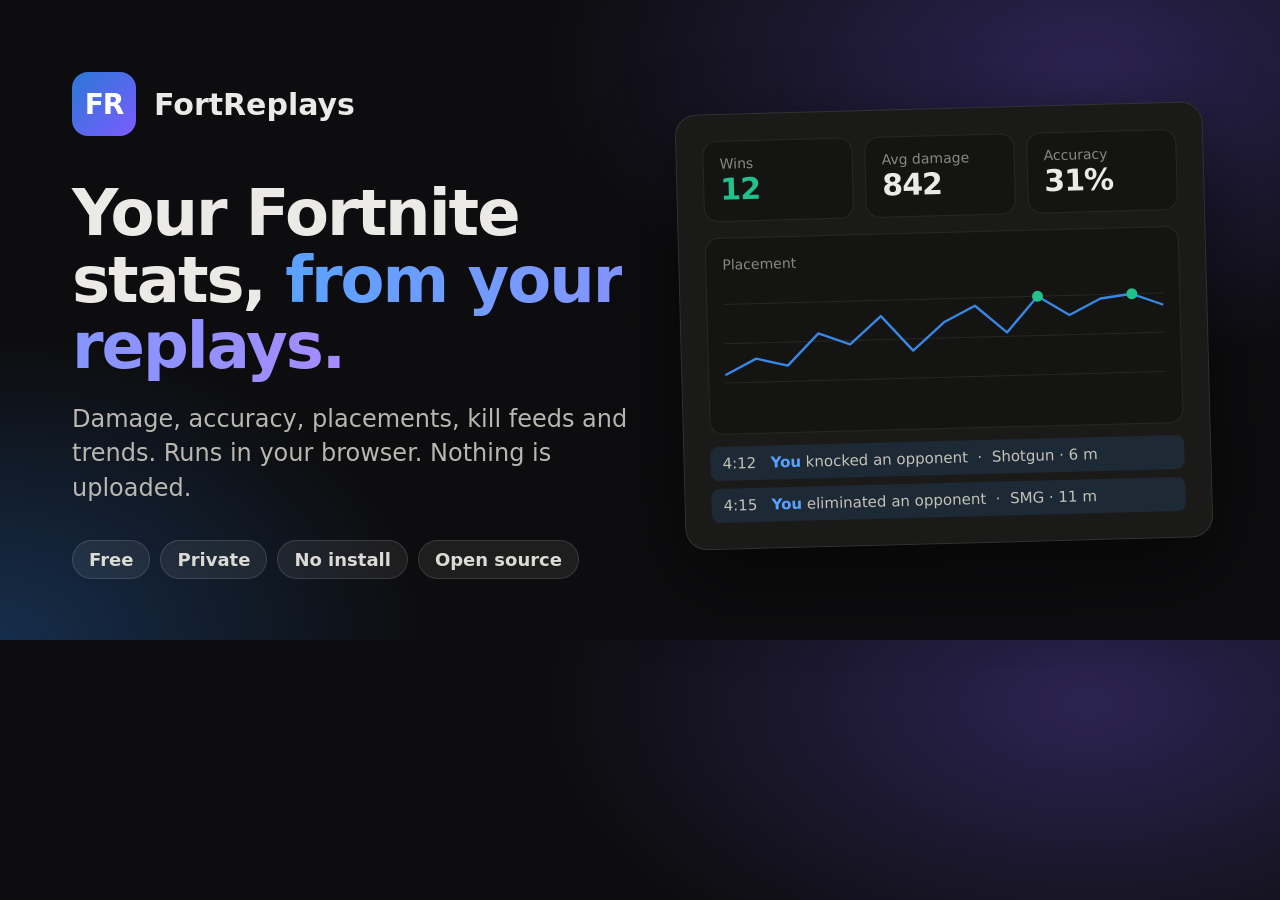
<file: assets/social-preview.html>
<!doctype html>
<!-- Source for docs/og.png, the GitHub and link-preview image (1280x640).
     Rebuild: chrome --headless --screenshot=docs/og.png --window-size=1280,640 assets/social-preview.html -->
<html>
<head>
<meta charset="utf-8">
<style>
  * { box-sizing: border-box; margin: 0; }
  body {
    width: 1280px; height: 640px; overflow: hidden;
    font-family: "Segoe UI", Inter, system-ui, sans-serif; color: #eceae6;
    background: radial-gradient(900px 500px at 85% 10%, rgba(123, 92, 255, 0.28), transparent 60%),
                radial-gradient(700px 500px at 0% 100%, rgba(42, 120, 214, 0.30), transparent 60%), #0d0d0f;
    display: grid; grid-template-columns: 560px 1fr; gap: 48px; padding: 72px 72px;
  }
  .mark {
    width: 64px; height: 64px; border-radius: 16px; display: grid; place-items: center;
    background: linear-gradient(135deg, #2a78d6, #7b5cff); font-weight: 800; font-size: 28px; letter-spacing: -1px;
    color: #fff;
  }
  .name { display: flex; align-items: center; gap: 18px; font-size: 30px; font-weight: 700; }
  h1 { font-size: 64px; line-height: 1.04; letter-spacing: -2px; margin: 44px 0 22px; font-weight: 800; }
  h1 span { background: linear-gradient(90deg, #5aa2ff, #a68bff); -webkit-background-clip: text; color: transparent; }
  p { font-size: 24px; line-height: 1.45; color: #b9b7b0; }
  .pills { display: flex; gap: 10px; margin-top: 34px; flex-wrap: wrap; }
  .pill { font-size: 18px; font-weight: 600; padding: 8px 16px; border-radius: 999px; background: rgba(255,255,255,0.07);
          border: 1px solid rgba(255,255,255,0.12); color: #dcdad4; }
  .panel {
    align-self: center; background: #1a1a19; border: 1px solid rgba(255,255,255,0.10); border-radius: 22px;
    padding: 26px; box-shadow: 0 30px 80px rgba(0,0,0,0.5); transform: rotate(-1.5deg);
  }
  .tiles { display: grid; grid-template-columns: repeat(3, 1fr); gap: 12px; }
  .tile { background: #141413; border: 1px solid rgba(255,255,255,0.08); border-radius: 14px; padding: 14px 16px; }
  .tile small { display: block; font-size: 14px; color: #898781; }
  .tile b { font-size: 30px; letter-spacing: -1px; }
  .tile.win b { color: #22c08a; }
  .chart { margin-top: 16px; background: #141413; border: 1px solid rgba(255,255,255,0.08); border-radius: 14px; padding: 16px; }
  .chart small { font-size: 14px; color: #898781; }
  .feed { margin-top: 12px; display: grid; gap: 8px; }
  .feed div { font-size: 15px; background: rgba(57,135,229,0.14); border-radius: 8px; padding: 8px 12px; color: #c3c2b7; }
  .feed b { color: #5aa2ff; }
</style>
</head>
<body>
  <div>
    <div class="name"><div class="mark">FR</div>FortReplays</div>
    <h1>Your Fortnite stats, <span>from your replays.</span></h1>
    <p>Damage, accuracy, placements, kill feeds and trends. Runs in your browser. Nothing is uploaded.</p>
    <div class="pills"><span class="pill">Free</span><span class="pill">Private</span><span class="pill">No install</span><span class="pill">Open source</span></div>
  </div>
  <div class="panel">
    <div class="tiles">
      <div class="tile win"><small>Wins</small><b>12</b></div>
      <div class="tile"><small>Avg damage</small><b>842</b></div>
      <div class="tile"><small>Accuracy</small><b>31%</b></div>
    </div>
    <div class="chart">
      <small>Placement</small>
      <svg viewBox="0 0 560 140" width="100%" height="140">
        <g stroke="#2c2c2a"><line x1="0" x2="560" y1="20" y2="20"/><line x1="0" x2="560" y1="70" y2="70"/><line x1="0" x2="560" y1="120" y2="120"/></g>
        <polyline fill="none" stroke="#3987e5" stroke-width="3" stroke-linejoin="round"
          points="0,110 40,90 80,100 120,60 160,75 200,40 240,85 280,50 320,30 360,65 400,20 440,45 480,25 520,20 560,35"/>
        <g fill="#22c08a"><circle cx="400" cy="20" r="7"/><circle cx="520" cy="20" r="7"/></g>
      </svg>
    </div>
    <div class="feed">
      <div>4:12 &nbsp; <b>You</b> knocked an opponent &nbsp;·&nbsp; Shotgun · 6 m</div>
      <div>4:15 &nbsp; <b>You</b> eliminated an opponent &nbsp;·&nbsp; SMG · 11 m</div>
    </div>
  </div>
</body>
</html>
</file>
